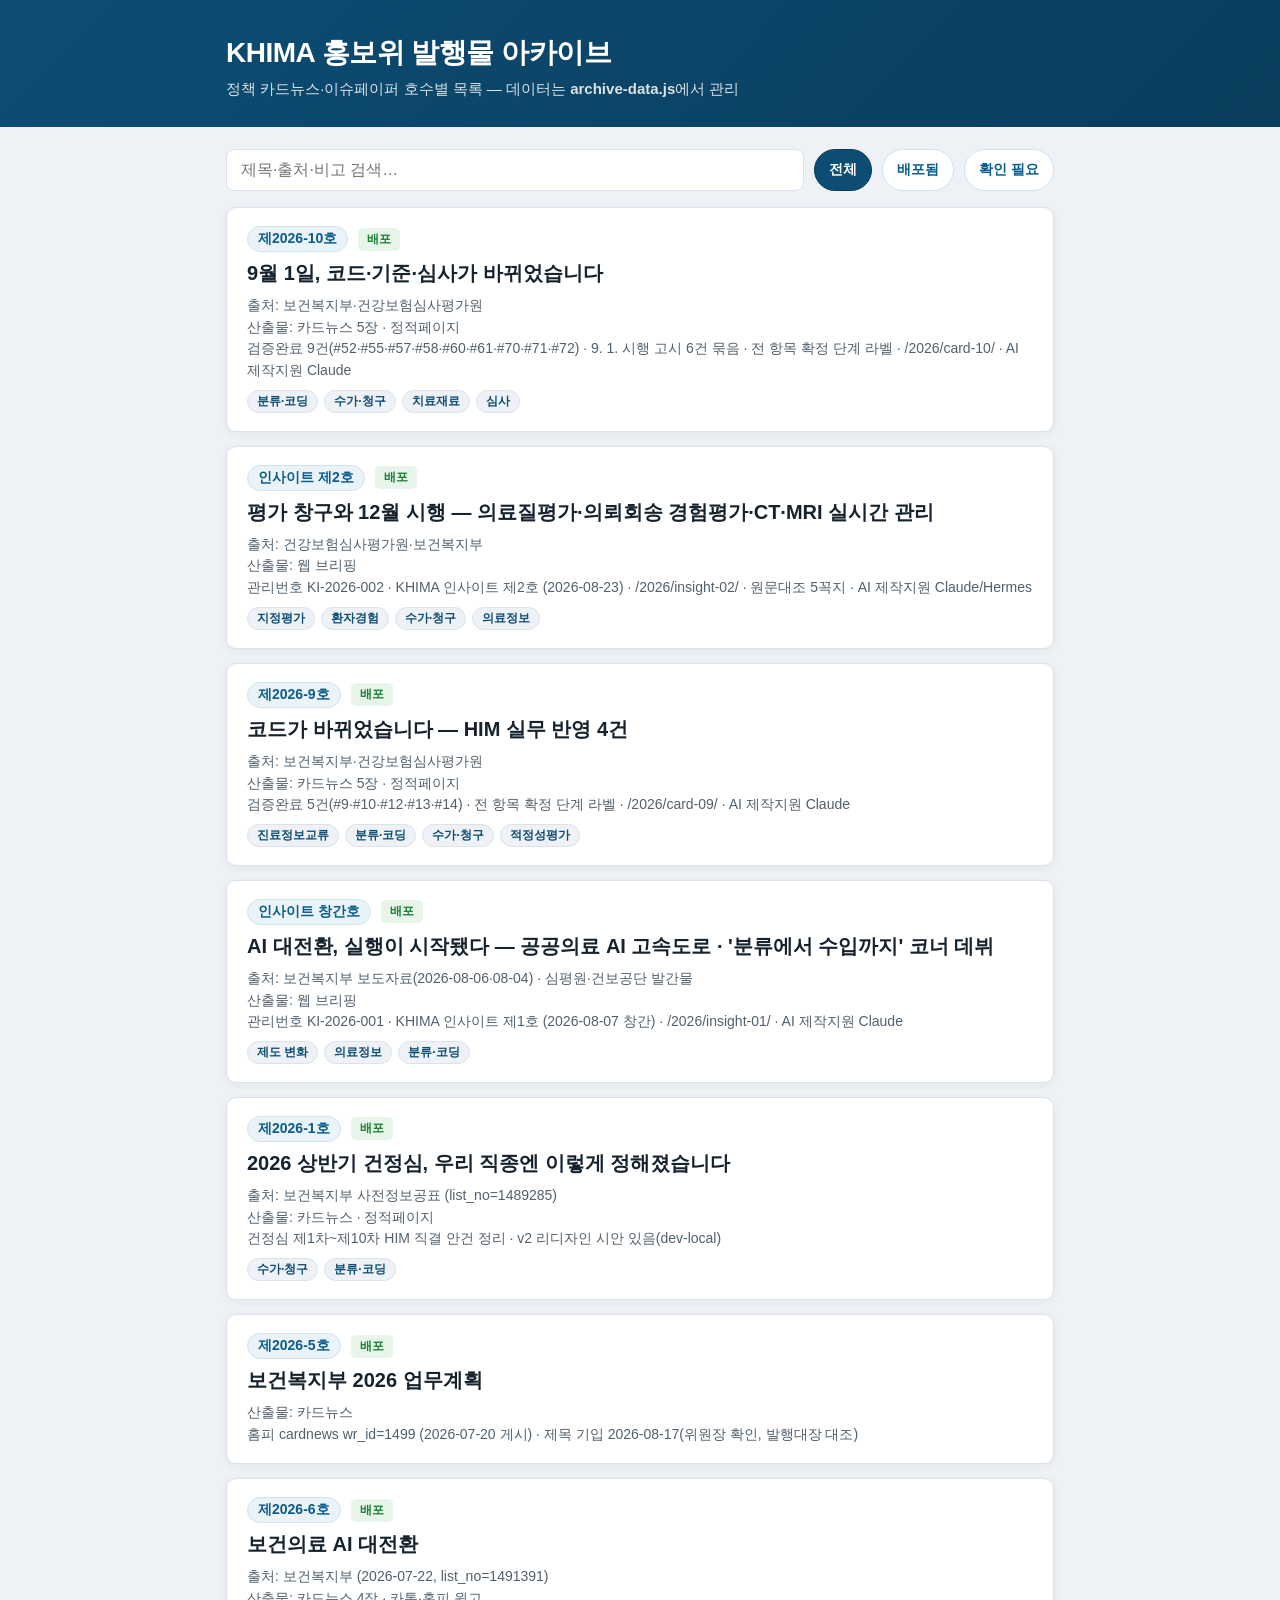
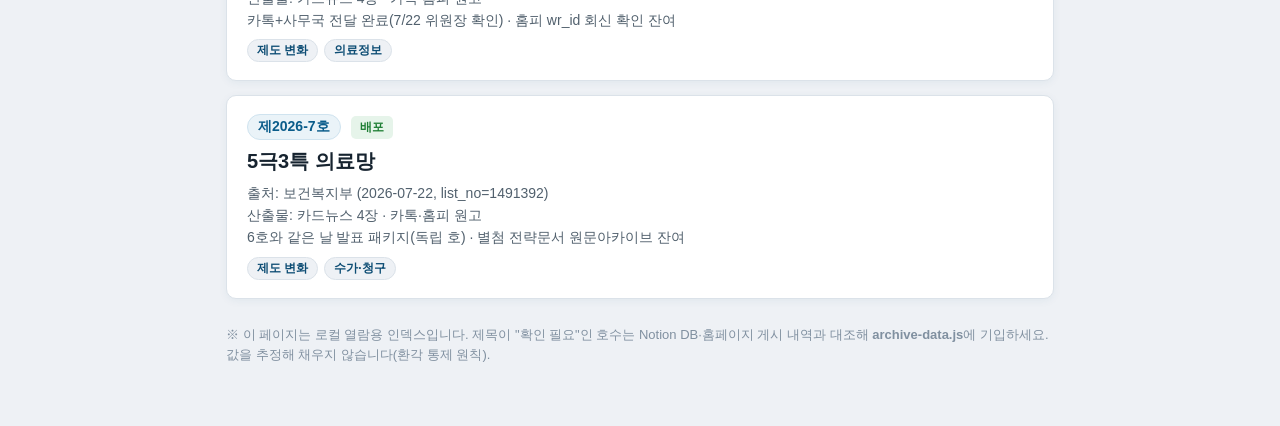
<file: index.html>
<!DOCTYPE html>
<html lang="ko">
<head>
<meta charset="UTF-8">
<meta name="viewport" content="width=device-width, initial-scale=1.0">
<title>KHIMA 홍보위 발행물 아카이브</title>
<link rel="stylesheet" href="tokens.css">
<style>
  *{ box-sizing:border-box; margin:0; padding:0; }
  body{ font-family:var(--font-sans); color:var(--ink); background:var(--bg);
        word-break:keep-all; overflow-wrap:break-word; padding-bottom:60px; }
  header{ background:var(--c-header-grad); color:#fff; padding:34px 24px 28px; }
  .wrap{ max-width:860px; margin:0 auto; padding:0 16px; }
  header h1{ font-size:28px; letter-spacing:-.5px; }
  header p{ margin-top:8px; font-size:15px; opacity:.85; }
  .controls{ display:flex; flex-wrap:wrap; gap:10px; margin:22px auto 6px; max-width:860px; padding:0 16px; }
  .controls input{ flex:1 1 240px; font-size:16px; padding:11px 14px; border:1px solid var(--line);
        border-radius:var(--radius-chip); font-family:inherit; }
  .controls button{ font-size:14px; font-weight:700; padding:9px 14px; border-radius:999px;
        border:1px solid var(--c-accent-line); background:var(--surface); color:var(--c-accent);
        cursor:pointer; font-family:inherit; }
  .controls button.on{ background:var(--khima-navy-700); color:#fff; border-color:var(--khima-navy-900); }
  .list{ display:flex; flex-direction:column; gap:14px; margin-top:16px; }
  .item{ background:var(--surface); border:1px solid var(--line); border-radius:var(--radius-box);
        padding:18px 20px; box-shadow:0 2px 8px rgba(13,77,116,.06); }
  .item .row1{ display:flex; align-items:center; gap:10px; flex-wrap:wrap; }
  .no{ font-size:14px; font-weight:800; color:var(--c-accent); background:var(--c-accent-bg);
        border:1px solid var(--c-accent-line); padding:3px 10px; border-radius:999px; }
  .status{ font-size:12px; font-weight:800; padding:3px 9px; border-radius:5px; }
  .status.배포{ background:#e6f4ea; color:#1e7e34; }
  .status.확인필요{ background:var(--c-key-bg); color:var(--c-key); }
  .title{ font-size:20px; font-weight:800; margin-top:8px; }
  .title.todo{ color:var(--faint); font-weight:600; font-style:normal; }
  .meta{ margin-top:8px; font-size:14px; color:var(--sub); line-height:1.55; }
  .tags{ margin-top:8px; display:flex; gap:6px; flex-wrap:wrap; }
  .tag{ font-size:12px; font-weight:700; color:var(--khima-navy-700); background:var(--bg);
        border:1px solid var(--line); padding:2px 9px; border-radius:999px; }
  .empty{ text-align:center; color:var(--faint); padding:40px 0; font-size:15px; }
  .note{ max-width:860px; margin:26px auto 0; padding:0 16px; font-size:13px; color:var(--faint); line-height:1.6; }
</style>
</head>
<body>
<header>
  <div class="wrap">
    <h1>KHIMA 홍보위 발행물 아카이브</h1>
    <p>정책 카드뉴스·이슈페이퍼 호수별 목록 — 데이터는 <b>archive-data.js</b>에서 관리</p>
  </div>
</header>

<div class="controls">
  <input id="q" type="search" placeholder="제목·출처·비고 검색…">
  <button data-f="전체" class="on">전체</button>
  <button data-f="배포">배포됨</button>
  <button data-f="확인 필요">확인 필요</button>
</div>
<div class="wrap"><div class="list" id="list"></div><div class="empty" id="empty" hidden>조건에 맞는 발행물이 없습니다.</div></div>
<p class="note">※ 이 페이지는 로컬 열람용 인덱스입니다. 제목이 "확인 필요"인 호수는 Notion DB·홈페이지 게시 내역과 대조해 <b>archive-data.js</b>에 기입하세요. 값을 추정해 채우지 않습니다(환각 통제 원칙).</p>

<script src="archive-data.js"></script>
<script>
  var state = { q:"", f:"전체" };
  var $list = document.getElementById("list"), $empty = document.getElementById("empty");

  function esc(s){ var d=document.createElement("div"); d.textContent=s==null?"":String(s); return d.innerHTML; }

  function render(){
    var rows = (window.KHIMA_ARCHIVE||[]).filter(function(it){
      if(state.f==="배포" && it.상태!=="배포") return false;
      if(state.f==="확인 필요" && it.상태!=="확인 필요") return false;
      if(state.q){
        var hay=[it.호수,it.제목,it.출처,it.비고,(it.태그||[]).join(" ")].join(" ").toLowerCase();
        if(hay.indexOf(state.q.toLowerCase())<0) return false;
      }
      return true;
    });
    $list.innerHTML = rows.map(function(it){
      var stCls = it.상태==="배포" ? "배포" : "확인필요";
      var title = it.제목 ? '<div class="title">'+esc(it.제목)+'</div>'
                          : '<div class="title todo">제목 확인 필요</div>';
      var meta = [];
      if(it.출처) meta.push("출처: "+esc(it.출처));
      if(it.산출물 && it.산출물.length) meta.push("산출물: "+esc(it.산출물.join(" · ")));
      if(it.비고) meta.push(esc(it.비고));
      var tags = (it.태그||[]).map(function(t){ return '<span class="tag">'+esc(t)+'</span>'; }).join("");
      return '<div class="item"><div class="row1"><span class="no">'+esc(it.호수)+'</span>'+
             '<span class="status '+stCls+'">'+esc(it.상태)+'</span></div>'+ title +
             (meta.length?'<div class="meta">'+meta.join("<br>")+'</div>':"") +
             (tags?'<div class="tags">'+tags+'</div>':"") + '</div>';
    }).join("");
    $empty.hidden = rows.length>0;
  }

  document.getElementById("q").addEventListener("input", function(e){ state.q=e.target.value; render(); });
  document.querySelectorAll(".controls button").forEach(function(b){
    b.addEventListener("click", function(){
      document.querySelectorAll(".controls button").forEach(function(x){ x.classList.remove("on"); });
      b.classList.add("on"); state.f=b.dataset.f; render();
    });
  });
  render();
</script>
</body>
</html>
</file>
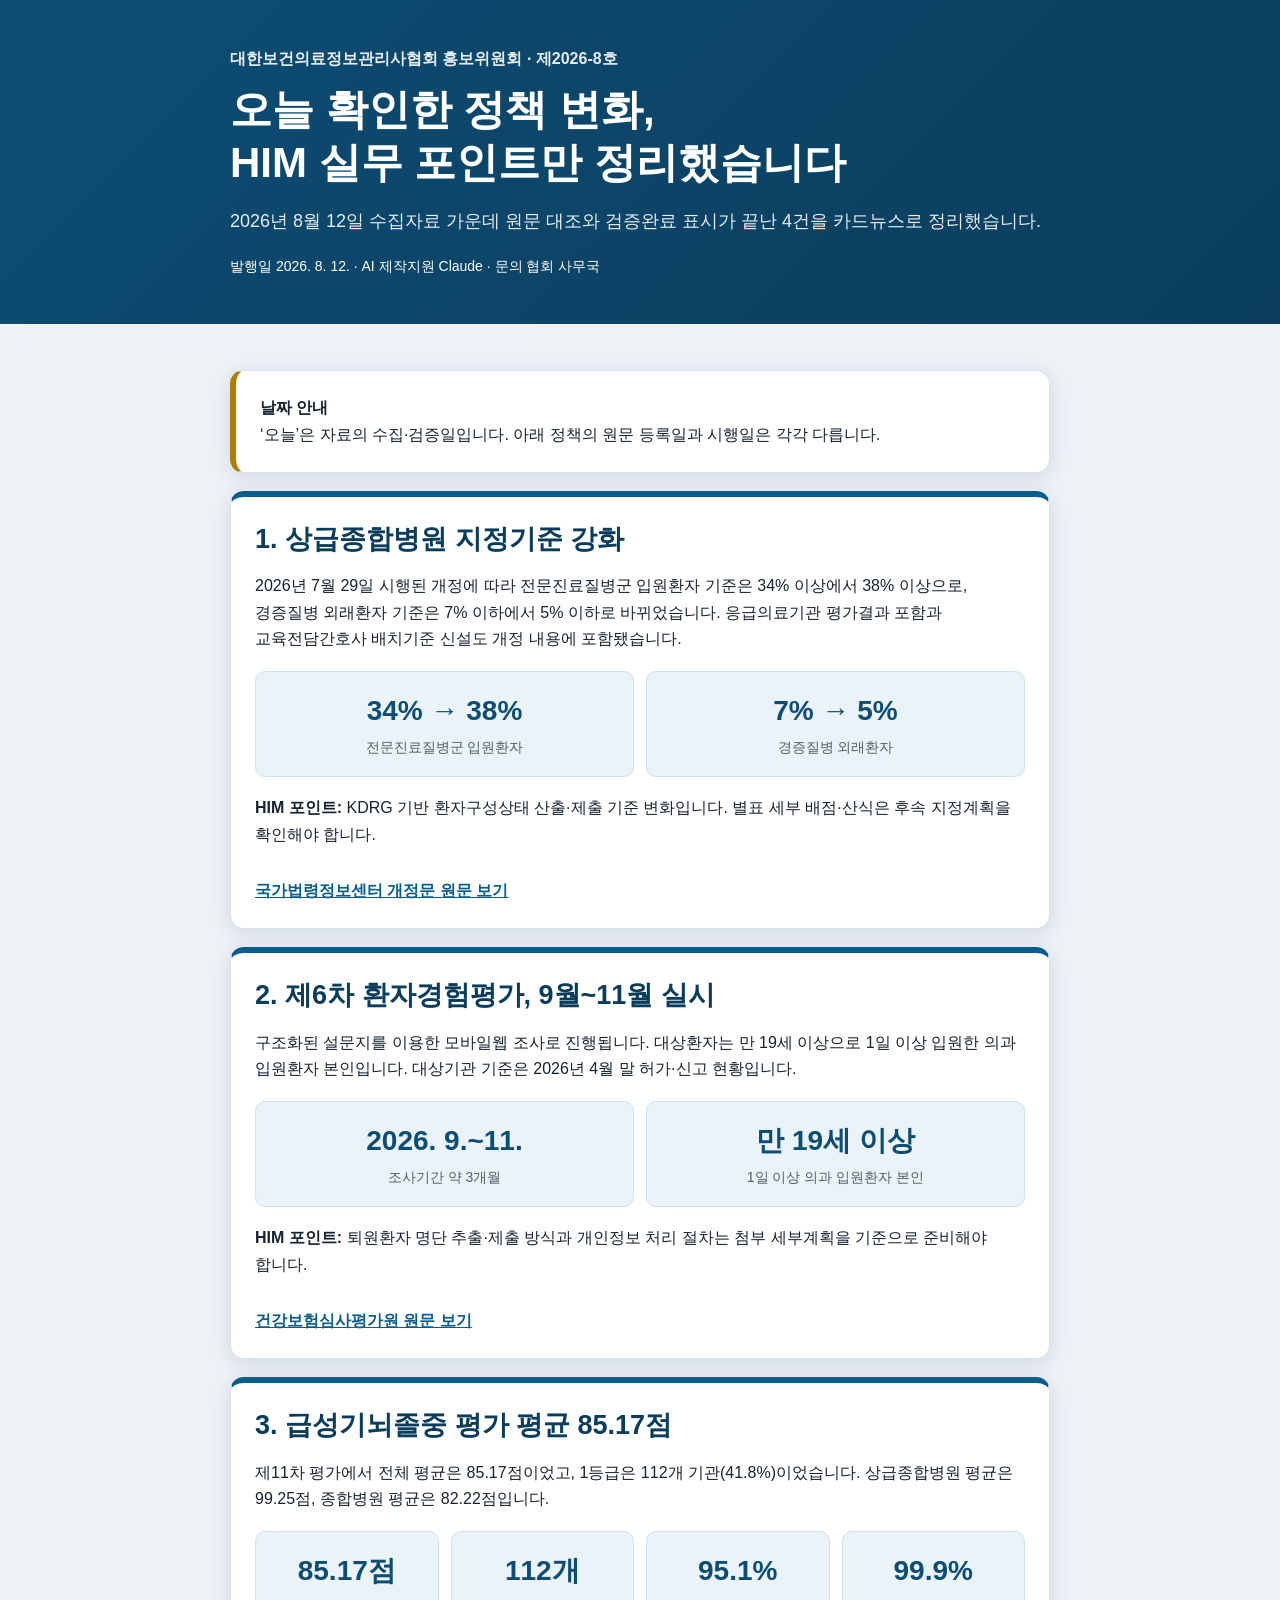
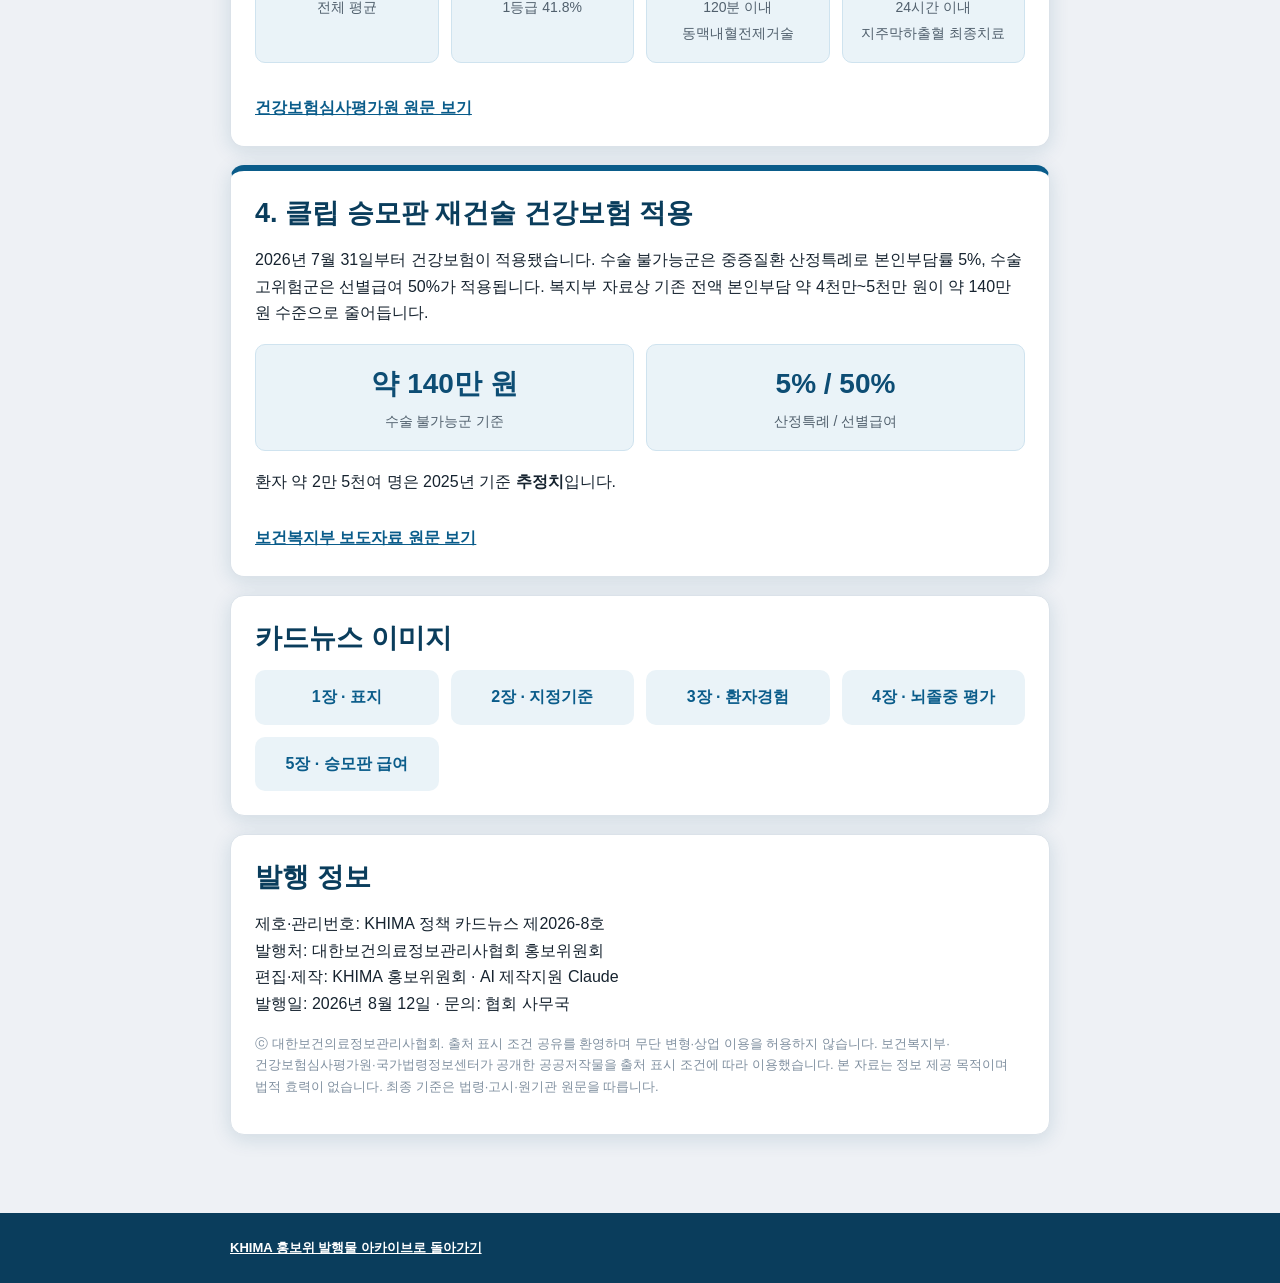
<file: 2026/card-08/index.html>
<!DOCTYPE html>
<html lang="ko">
<head>
<meta charset="UTF-8">
<meta name="viewport" content="width=device-width,initial-scale=1.0">
<title>오늘 확인한 정책 변화 — HIM 실무 포인트 | KHIMA 홍보위원회</title>
<link rel="stylesheet" href="../../tokens.css">
<style>
*{box-sizing:border-box}body{margin:0;font-family:var(--font-sans);color:var(--ink);background:var(--bg);word-break:keep-all;line-height:1.65}.hero{background:var(--c-header-grad);color:var(--ink-invert);padding:46px 20px}.wrap{max-width:820px;margin:auto}.eyebrow{font-weight:800;opacity:.9}.hero h1{font-size:42px;line-height:1.25;margin:12px 0}.hero p{font-size:18px;opacity:.9}.meta{font-size:14px;margin-top:18px}.main{padding:28px 16px 60px}.notice,.fact,.publication{background:var(--surface);border:1px solid var(--line);border-radius:var(--radius-card);padding:24px;margin:18px 0;box-shadow:var(--shadow-card)}.notice{border-left:6px solid var(--c-key)}.fact{border-top:6px solid var(--c-accent)}h2{font-size:27px;line-height:1.35;margin:0 0 14px;color:var(--khima-navy-900)}h3{font-size:19px;margin:20px 0 8px}.numbers{display:grid;grid-template-columns:repeat(auto-fit,minmax(160px,1fr));gap:12px;margin:18px 0}.num{background:var(--c-accent-bg);border:1px solid var(--c-accent-line);border-radius:var(--radius-box);padding:16px;text-align:center}.num b{display:block;font-size:28px;color:var(--khima-navy-700)}.num span{font-size:14px;color:var(--sub)}.source-link{display:inline-block;margin-top:14px;color:var(--c-accent);font-weight:800}.cards{display:grid;grid-template-columns:repeat(auto-fit,minmax(180px,1fr));gap:12px}.cards a{display:block;padding:14px;border-radius:var(--radius-box);background:var(--c-accent-bg);color:var(--c-accent);font-weight:800;text-align:center;text-decoration:none}.disc{font-size:13px;color:var(--faint)}footer{padding:24px 16px;background:var(--khima-navy-900);color:var(--ink-invert);font-size:13px}.back{color:var(--ink-invert);font-weight:700}@media(max-width:600px){.hero h1{font-size:32px}}
</style>
</head>
<body>
<header class="hero"><div class="wrap"><div class="eyebrow">대한보건의료정보관리사협회 홍보위원회 · 제2026-8호</div><h1>오늘 확인한 정책 변화,<br>HIM 실무 포인트만 정리했습니다</h1><p>2026년 8월 12일 수집자료 가운데 원문 대조와 검증완료 표시가 끝난 4건을 카드뉴스로 정리했습니다.</p><div class="meta">발행일 2026. 8. 12. · AI 제작지원 Claude · 문의 협회 사무국</div></div></header>
<main class="main"><div class="wrap">
<section class="notice"><b>날짜 안내</b><br>‘오늘’은 자료의 수집·검증일입니다. 아래 정책의 원문 등록일과 시행일은 각각 다릅니다.</section>
<section class="fact" data-source-required><h2>1. 상급종합병원 지정기준 강화</h2><p>2026년 7월 29일 시행된 개정에 따라 전문진료질병군 입원환자 기준은 34% 이상에서 38% 이상으로, 경증질병 외래환자 기준은 7% 이하에서 5% 이하로 바뀌었습니다. 응급의료기관 평가결과 포함과 교육전담간호사 배치기준 신설도 개정 내용에 포함됐습니다.</p><div class="numbers"><div class="num"><b>34% → 38%</b><span>전문진료질병군 입원환자</span></div><div class="num"><b>7% → 5%</b><span>경증질병 외래환자</span></div></div><p><b>HIM 포인트:</b> KDRG 기반 환자구성상태 산출·제출 기준 변화입니다. 별표 세부 배점·산식은 후속 지정계획을 확인해야 합니다.</p><a class="source-link" href="https://www.law.go.kr/LSW/lsRvsDocInfoR.do?lsiSeq=288497" target="_blank" rel="noopener noreferrer">국가법령정보센터 개정문 원문 보기</a></section>
<section class="fact" data-source-required><h2>2. 제6차 환자경험평가, 9월~11월 실시</h2><p>구조화된 설문지를 이용한 모바일웹 조사로 진행됩니다. 대상환자는 만 19세 이상으로 1일 이상 입원한 의과 입원환자 본인입니다. 대상기관 기준은 2026년 4월 말 허가·신고 현황입니다.</p><div class="numbers"><div class="num"><b>2026. 9.~11.</b><span>조사기간 약 3개월</span></div><div class="num"><b>만 19세 이상</b><span>1일 이상 의과 입원환자 본인</span></div></div><p><b>HIM 포인트:</b> 퇴원환자 명단 추출·제출 방식과 개인정보 처리 절차는 첨부 세부계획을 기준으로 준비해야 합니다.</p><a class="source-link" href="https://www.hira.or.kr/bbsDummy.do?pgmid=HIRAA020002000100&amp;brdScnBltNo=4&amp;brdBltNo=12187" target="_blank" rel="noopener noreferrer">건강보험심사평가원 원문 보기</a></section>
<section class="fact" data-source-required><h2>3. 급성기뇌졸중 평가 평균 85.17점</h2><p>제11차 평가에서 전체 평균은 85.17점이었고, 1등급은 112개 기관(41.8%)이었습니다. 상급종합병원 평균은 99.25점, 종합병원 평균은 82.22점입니다.</p><div class="numbers"><div class="num"><b>85.17점</b><span>전체 평균</span></div><div class="num"><b>112개</b><span>1등급 41.8%</span></div><div class="num"><b>95.1%</b><span>120분 이내 동맥내혈전제거술</span></div><div class="num"><b>99.9%</b><span>24시간 이내 지주막하출혈 최종치료</span></div></div><a class="source-link" href="https://www.hira.or.kr/bbsDummy.do?pgmid=HIRAA020041000100&amp;brdScnBltNo=4&amp;brdBltNo=11867" target="_blank" rel="noopener noreferrer">건강보험심사평가원 원문 보기</a></section>
<section class="fact" data-source-required><h2>4. 클립 승모판 재건술 건강보험 적용</h2><p>2026년 7월 31일부터 건강보험이 적용됐습니다. 수술 불가능군은 중증질환 산정특례로 본인부담률 5%, 수술 고위험군은 선별급여 50%가 적용됩니다. 복지부 자료상 기존 전액 본인부담 약 4천만~5천만 원이 약 140만 원 수준으로 줄어듭니다.</p><div class="numbers"><div class="num"><b>약 140만 원</b><span>수술 불가능군 기준</span></div><div class="num"><b>5% / 50%</b><span>산정특례 / 선별급여</span></div></div><p>환자 약 2만 5천여 명은 2025년 기준 <b>추정치</b>입니다.</p><a class="source-link" href="https://www.mohw.go.kr/board.es?mid=a10503000000&amp;bid=0027&amp;act=view&amp;list_no=1491469" target="_blank" rel="noopener noreferrer">보건복지부 보도자료 원문 보기</a></section>
<section class="publication"><h2>카드뉴스 이미지</h2><div class="cards"><a href="khima-card-2026-8-today-verified_1.png">1장 · 표지</a><a href="khima-card-2026-8-today-verified_2.png">2장 · 지정기준</a><a href="khima-card-2026-8-today-verified_3.png">3장 · 환자경험</a><a href="khima-card-2026-8-today-verified_4.png">4장 · 뇌졸중 평가</a><a href="khima-card-2026-8-today-verified_5.png">5장 · 승모판 급여</a></div></section>
<section class="publication"><h2>발행 정보</h2><p>제호·관리번호: KHIMA 정책 카드뉴스 제2026-8호<br>발행처: 대한보건의료정보관리사협회 홍보위원회<br>편집·제작: KHIMA 홍보위원회 · AI 제작지원 Claude<br>발행일: 2026년 8월 12일 · 문의: 협회 사무국</p><p class="disc">ⓒ 대한보건의료정보관리사협회. 출처 표시 조건 공유를 환영하며 무단 변형·상업 이용을 허용하지 않습니다. 보건복지부·건강보험심사평가원·국가법령정보센터가 공개한 공공저작물을 출처 표시 조건에 따라 이용했습니다. 본 자료는 정보 제공 목적이며 법적 효력이 없습니다. 최종 기준은 법령·고시·원기관 원문을 따릅니다.</p></section>
</div></main>
<footer><div class="wrap"><a class="back" href="../../">KHIMA 홍보위 발행물 아카이브로 돌아가기</a></div></footer>
</body></html>
</file>
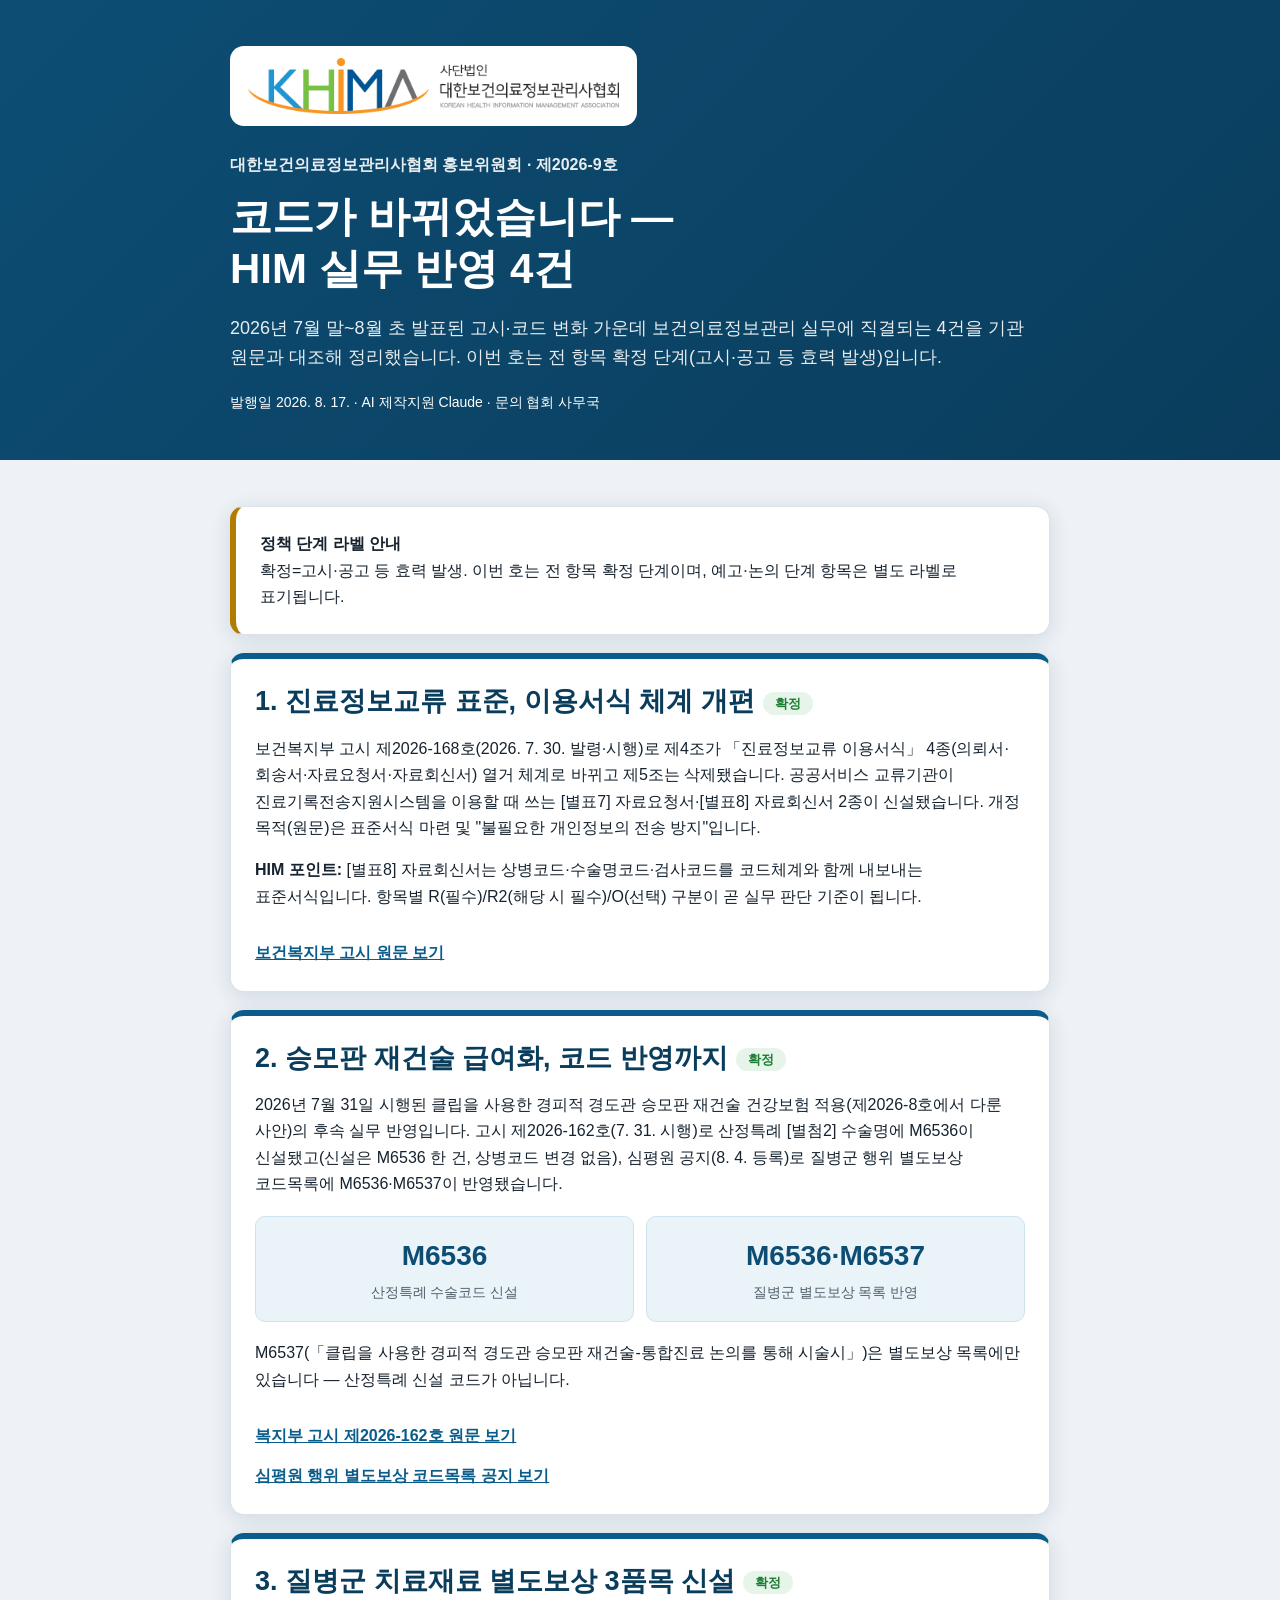
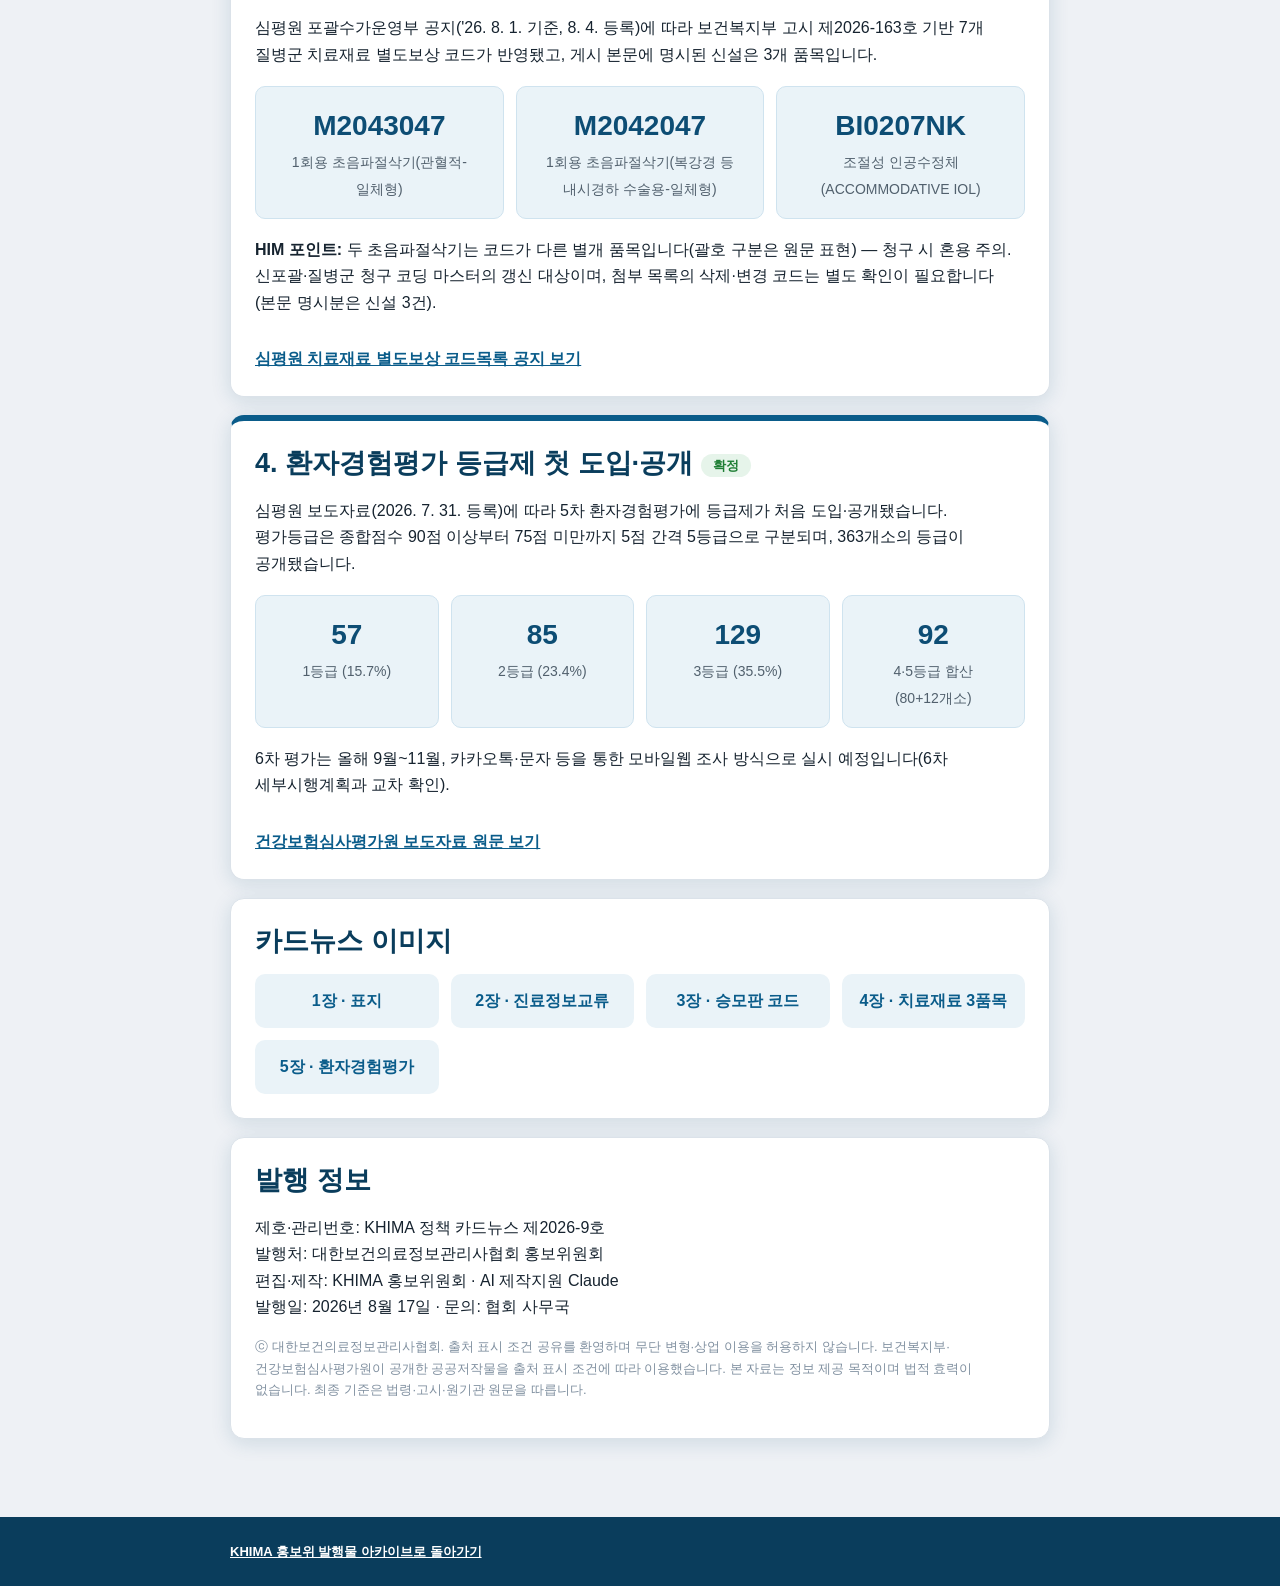
<file: 2026/card-09/index.html>
<!DOCTYPE html>
<html lang="ko">
<head>
<meta charset="UTF-8">
<meta name="viewport" content="width=device-width,initial-scale=1.0">
<title>코드가 바뀌었습니다 — HIM 실무 반영 4건 | KHIMA 홍보위원회</title>
<link rel="stylesheet" href="../../tokens.css">
<style>
*{box-sizing:border-box}body{margin:0;font-family:var(--font-sans);color:var(--ink);background:var(--bg);word-break:keep-all;line-height:1.65}.hero{background:var(--c-header-grad);color:var(--ink-invert);padding:46px 20px}.wrap{max-width:820px;margin:auto}.logo-band{display:inline-block;background:#fff;border-radius:14px;padding:12px 18px;margin-bottom:18px}.logo-band img{display:block;height:56px;width:auto;max-width:100%}.eyebrow{font-weight:800;opacity:.9}.hero h1{font-size:42px;line-height:1.25;margin:12px 0}.hero p{font-size:18px;opacity:.9}.meta{font-size:14px;margin-top:18px}.main{padding:28px 16px 60px}.notice,.fact,.publication{background:var(--surface);border:1px solid var(--line);border-radius:var(--radius-card);padding:24px;margin:18px 0;box-shadow:var(--shadow-card)}.notice{border-left:6px solid var(--c-key)}.fact{border-top:6px solid var(--c-accent)}h2{font-size:27px;line-height:1.35;margin:0 0 14px;color:var(--khima-navy-900)}h3{font-size:19px;margin:20px 0 8px}.numbers{display:grid;grid-template-columns:repeat(auto-fit,minmax(160px,1fr));gap:12px;margin:18px 0}.num{background:var(--c-accent-bg);border:1px solid var(--c-accent-line);border-radius:var(--radius-box);padding:16px;text-align:center}.num b{display:block;font-size:28px;color:var(--khima-navy-700)}.num span{font-size:14px;color:var(--sub)}.source-link{display:inline-block;margin-top:14px;color:var(--c-accent);font-weight:800}.cards{display:grid;grid-template-columns:repeat(auto-fit,minmax(180px,1fr));gap:12px}.cards a{display:block;padding:14px;border-radius:var(--radius-box);background:var(--c-accent-bg);color:var(--c-accent);font-weight:800;text-align:center;text-decoration:none}.disc{font-size:13px;color:var(--faint)}footer{padding:24px 16px;background:var(--khima-navy-900);color:var(--ink-invert);font-size:13px}.back{color:var(--ink-invert);font-weight:700}.stage{display:inline-block;font-size:13px;font-weight:700;padding:3px 12px;border-radius:999px;color:var(--stage-final);background:var(--stage-final-bg);vertical-align:middle;margin-left:8px}@media(max-width:600px){.hero h1{font-size:32px}}
</style>
</head>
<body>
<header class="hero"><div class="wrap"><div class="logo-band"><img src="[data-uri]" alt="사단법인 대한보건의료정보관리사협회 KHIMA"></div><div class="eyebrow">대한보건의료정보관리사협회 홍보위원회 · 제2026-9호</div><h1>코드가 바뀌었습니다 —<br>HIM 실무 반영 4건</h1><p>2026년 7월 말~8월 초 발표된 고시·코드 변화 가운데 보건의료정보관리 실무에 직결되는 4건을 기관 원문과 대조해 정리했습니다. 이번 호는 전 항목 확정 단계(고시·공고 등 효력 발생)입니다.</p><div class="meta">발행일 2026. 8. 17. · AI 제작지원 Claude · 문의 협회 사무국</div></div></header>
<main class="main"><div class="wrap">
<section class="notice"><b>정책 단계 라벨 안내</b><br>확정=고시·공고 등 효력 발생. 이번 호는 전 항목 확정 단계이며, 예고·논의 단계 항목은 별도 라벨로 표기됩니다.</section>
<section class="fact" data-source-required><h2>1. 진료정보교류 표준, 이용서식 체계 개편<span class="stage">확정</span></h2><p>보건복지부 고시 제2026-168호(2026. 7. 30. 발령·시행)로 제4조가 「진료정보교류 이용서식」 4종(의뢰서·회송서·자료요청서·자료회신서) 열거 체계로 바뀌고 제5조는 삭제됐습니다. 공공서비스 교류기관이 진료기록전송지원시스템을 이용할 때 쓰는 [별표7] 자료요청서·[별표8] 자료회신서 2종이 신설됐습니다. 개정 목적(원문)은 표준서식 마련 및 "불필요한 개인정보의 전송 방지"입니다.</p><p><b>HIM 포인트:</b> [별표8] 자료회신서는 상병코드·수술명코드·검사코드를 코드체계와 함께 내보내는 표준서식입니다. 항목별 R(필수)/R2(해당 시 필수)/O(선택) 구분이 곧 실무 판단 기준이 됩니다.</p><a class="source-link" href="https://www.mohw.go.kr/board.es?mid=a10409020000&amp;bid=0026&amp;act=view&amp;list_no=1491481" target="_blank" rel="noopener noreferrer">보건복지부 고시 원문 보기</a></section>
<section class="fact" data-source-required><h2>2. 승모판 재건술 급여화, 코드 반영까지<span class="stage">확정</span></h2><p>2026년 7월 31일 시행된 클립을 사용한 경피적 경도관 승모판 재건술 건강보험 적용(제2026-8호에서 다룬 사안)의 후속 실무 반영입니다. 고시 제2026-162호(7. 31. 시행)로 산정특례 [별첨2] 수술명에 M6536이 신설됐고(신설은 M6536 한 건, 상병코드 변경 없음), 심평원 공지(8. 4. 등록)로 질병군 행위 별도보상 코드목록에 M6536·M6537이 반영됐습니다.</p><div class="numbers"><div class="num"><b>M6536</b><span>산정특례 수술코드 신설</span></div><div class="num"><b>M6536·M6537</b><span>질병군 별도보상 목록 반영</span></div></div><p>M6537(「클립을 사용한 경피적 경도관 승모판 재건술-통합진료 논의를 통해 시술시」)은 별도보상 목록에만 있습니다 — 산정특례 신설 코드가 아닙니다.</p><a class="source-link" href="https://www.mohw.go.kr/board.es?mid=a10409020000&amp;bid=0026&amp;act=view&amp;list_no=1491466" target="_blank" rel="noopener noreferrer">복지부 고시 제2026-162호 원문 보기</a><br><a class="source-link" href="https://www.hira.or.kr/bbsDummy.do?pgmid=HIRAA020002000100&amp;brdScnBltNo=4&amp;brdBltNo=12201" target="_blank" rel="noopener noreferrer">심평원 행위 별도보상 코드목록 공지 보기</a></section>
<section class="fact" data-source-required><h2>3. 질병군 치료재료 별도보상 3품목 신설<span class="stage">확정</span></h2><p>심평원 포괄수가운영부 공지('26. 8. 1. 기준, 8. 4. 등록)에 따라 보건복지부 고시 제2026-163호 기반 7개 질병군 치료재료 별도보상 코드가 반영됐고, 게시 본문에 명시된 신설은 3개 품목입니다.</p><div class="numbers"><div class="num"><b>M2043047</b><span>1회용 초음파절삭기(관혈적-일체형)</span></div><div class="num"><b>M2042047</b><span>1회용 초음파절삭기(복강경 등 내시경하 수술용-일체형)</span></div><div class="num"><b>BI0207NK</b><span>조절성 인공수정체(ACCOMMODATIVE IOL)</span></div></div><p><b>HIM 포인트:</b> 두 초음파절삭기는 코드가 다른 별개 품목입니다(괄호 구분은 원문 표현) — 청구 시 혼용 주의. 신포괄·질병군 청구 코딩 마스터의 갱신 대상이며, 첨부 목록의 삭제·변경 코드는 별도 확인이 필요합니다(본문 명시분은 신설 3건).</p><a class="source-link" href="https://www.hira.or.kr/bbsDummy.do?pgmid=HIRAA020002000100&amp;brdScnBltNo=4&amp;brdBltNo=12202" target="_blank" rel="noopener noreferrer">심평원 치료재료 별도보상 코드목록 공지 보기</a></section>
<section class="fact" data-source-required><h2>4. 환자경험평가 등급제 첫 도입·공개<span class="stage">확정</span></h2><p>심평원 보도자료(2026. 7. 31. 등록)에 따라 5차 환자경험평가에 등급제가 처음 도입·공개됐습니다. 평가등급은 종합점수 90점 이상부터 75점 미만까지 5점 간격 5등급으로 구분되며, 363개소의 등급이 공개됐습니다.</p><div class="numbers"><div class="num"><b>57</b><span>1등급 (15.7%)</span></div><div class="num"><b>85</b><span>2등급 (23.4%)</span></div><div class="num"><b>129</b><span>3등급 (35.5%)</span></div><div class="num"><b>92</b><span>4·5등급 합산 (80+12개소)</span></div></div><p>6차 평가는 올해 9월~11월, 카카오톡·문자 등을 통한 모바일웹 조사 방식으로 실시 예정입니다(6차 세부시행계획과 교차 확인).</p><a class="source-link" href="https://www.hira.or.kr/bbsDummy.do?pgmid=HIRAA020041000100&amp;brdScnBltNo=4&amp;brdBltNo=11870" target="_blank" rel="noopener noreferrer">건강보험심사평가원 보도자료 원문 보기</a></section>
<section class="publication"><h2>카드뉴스 이미지</h2><div class="cards"><a href="khima-card-2026-9-code-updates_1.png">1장 · 표지</a><a href="khima-card-2026-9-code-updates_2.png">2장 · 진료정보교류</a><a href="khima-card-2026-9-code-updates_3.png">3장 · 승모판 코드</a><a href="khima-card-2026-9-code-updates_4.png">4장 · 치료재료 3품목</a><a href="khima-card-2026-9-code-updates_5.png">5장 · 환자경험평가</a></div></section>
<section class="publication"><h2>발행 정보</h2><p>제호·관리번호: KHIMA 정책 카드뉴스 제2026-9호<br>발행처: 대한보건의료정보관리사협회 홍보위원회<br>편집·제작: KHIMA 홍보위원회 · AI 제작지원 Claude<br>발행일: 2026년 8월 17일 · 문의: 협회 사무국</p><p class="disc">ⓒ 대한보건의료정보관리사협회. 출처 표시 조건 공유를 환영하며 무단 변형·상업 이용을 허용하지 않습니다. 보건복지부·건강보험심사평가원이 공개한 공공저작물을 출처 표시 조건에 따라 이용했습니다. 본 자료는 정보 제공 목적이며 법적 효력이 없습니다. 최종 기준은 법령·고시·원기관 원문을 따릅니다.</p></section>
</div></main>
<footer><div class="wrap"><a class="back" href="../../">KHIMA 홍보위 발행물 아카이브로 돌아가기</a></div></footer>
</body></html>
</file>
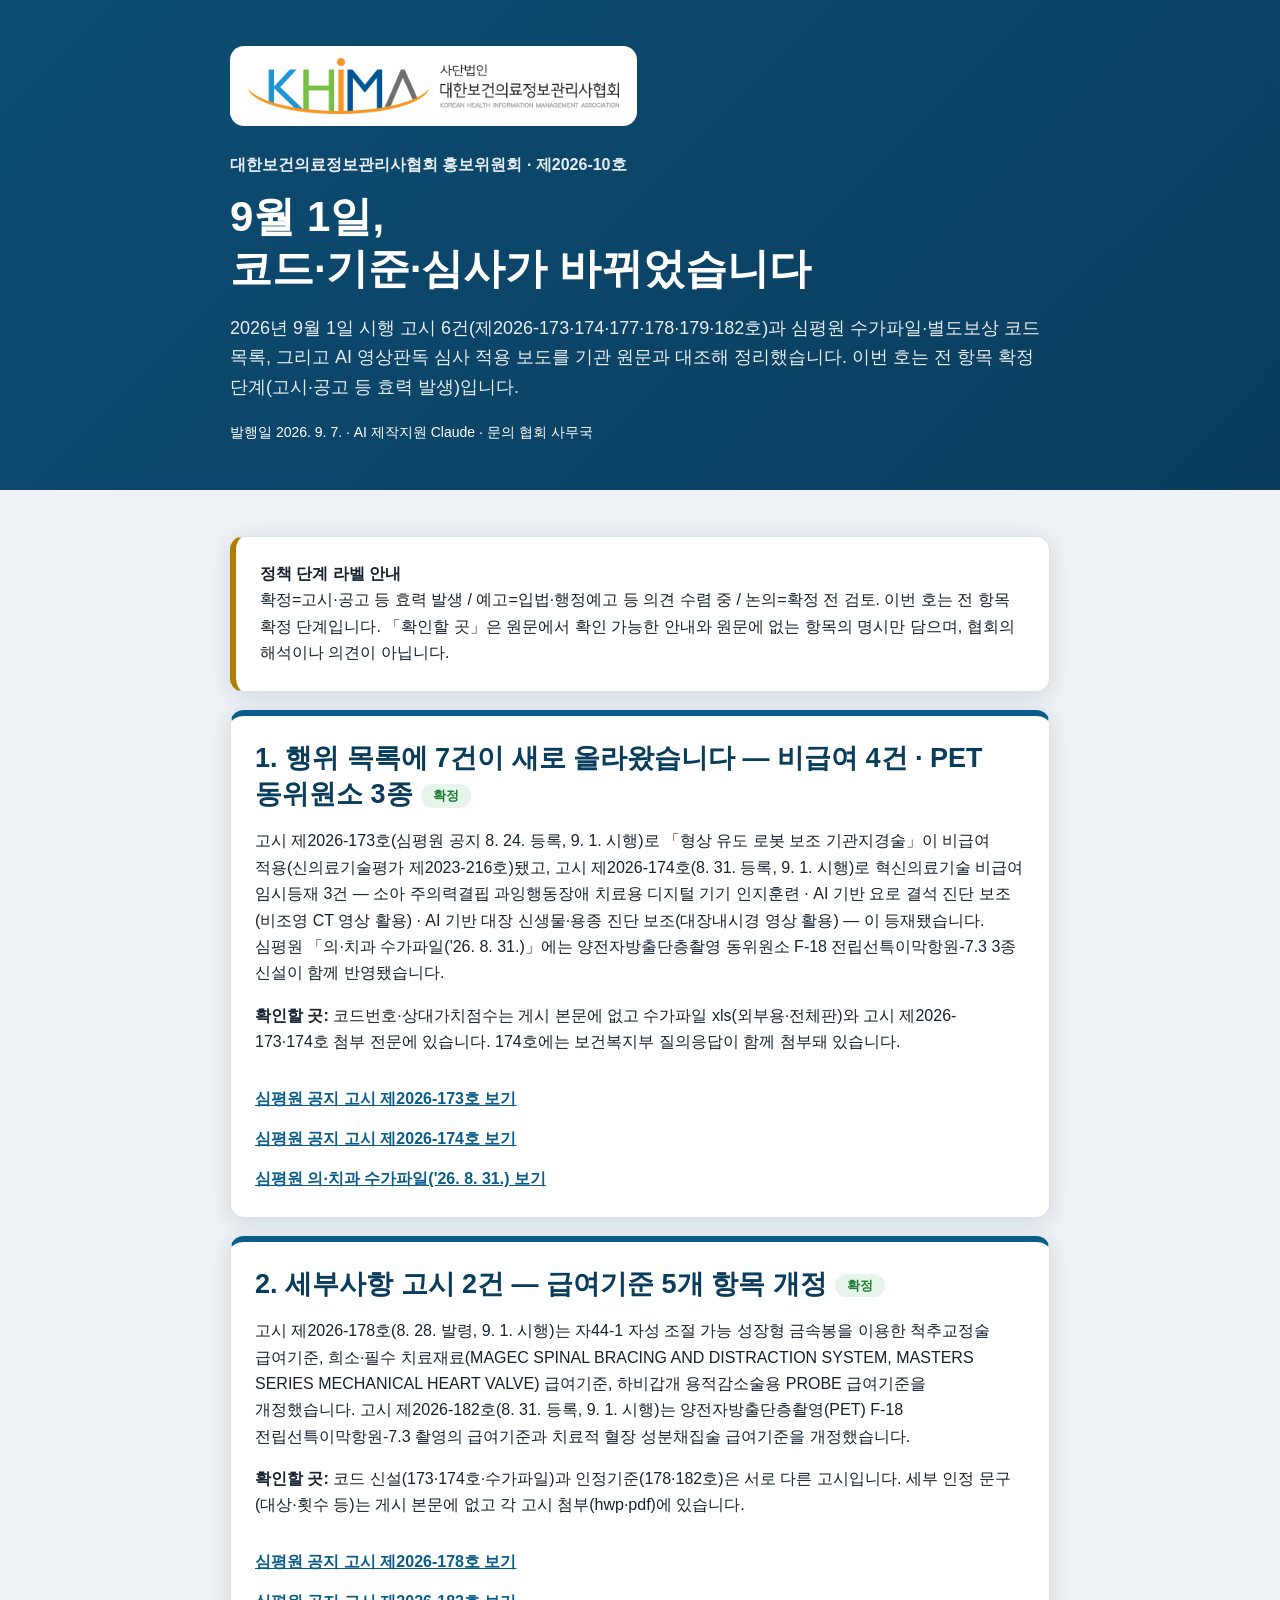
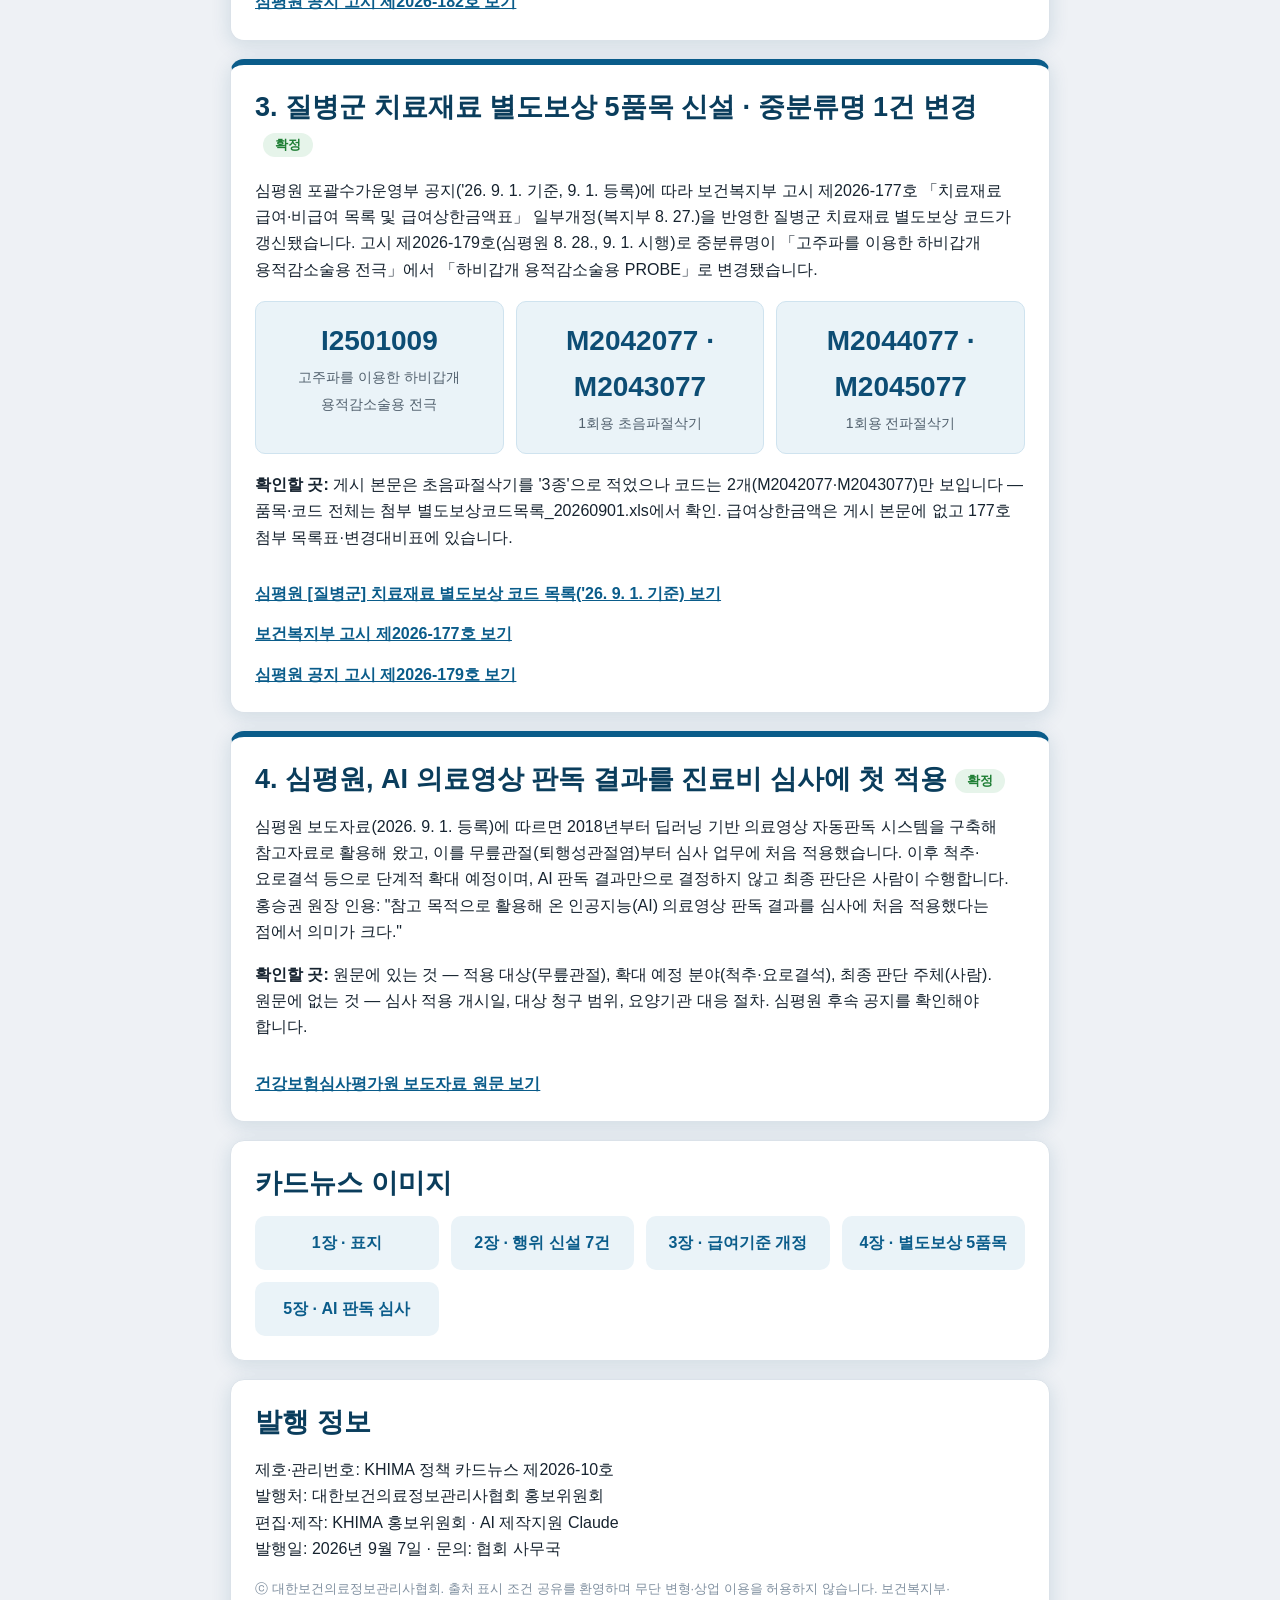
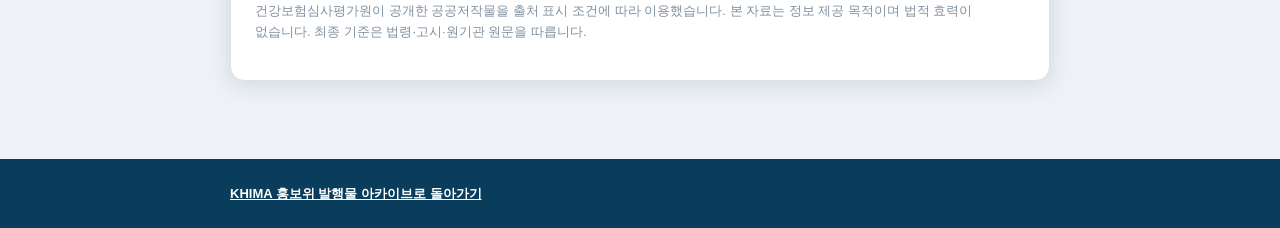
<file: 2026/card-10/index.html>
<!DOCTYPE html>
<html lang="ko">
<head>
<meta charset="UTF-8">
<meta name="viewport" content="width=device-width,initial-scale=1.0">
<title>9월 1일, 코드·기준·심사가 바뀌었습니다 | KHIMA 홍보위원회</title>
<meta property="og:type" content="article">
<meta property="og:site_name" content="KHIMA 홍보위원회">
<meta property="og:title" content="9월 1일, 코드·기준·심사가 바뀌었습니다 — KHIMA 정책 카드뉴스 제2026-10호">
<meta property="og:description" content="2026년 9월 1일 시행 고시 6건과 심평원 수가파일·별도보상 코드 목록, AI 영상판독 심사 적용을 기관 원문과 대조해 정리했습니다. 전 항목 확정 단계.">
<meta property="og:url" content="https://khimapr.github.io/khima-pr-site/2026/card-10/">
<meta property="og:image" content="https://khimapr.github.io/khima-pr-site/2026/card-10/khima-card-2026-10-sept1-codes_1.png">
<meta property="og:image:width" content="1680">
<meta property="og:image:height" content="2100">
<meta property="og:locale" content="ko_KR">
<meta name="twitter:card" content="summary_large_image">
<meta name="twitter:title" content="9월 1일, 코드·기준·심사가 바뀌었습니다 — KHIMA 정책 카드뉴스 제2026-10호">
<meta name="twitter:image" content="https://khimapr.github.io/khima-pr-site/2026/card-10/khima-card-2026-10-sept1-codes_1.png">
<link rel="stylesheet" href="../../tokens.css">
<style>
*{box-sizing:border-box}body{margin:0;font-family:var(--font-sans);color:var(--ink);background:var(--bg);word-break:keep-all;line-height:1.65}.hero{background:var(--c-header-grad);color:var(--ink-invert);padding:46px 20px}.wrap{max-width:820px;margin:auto}.logo-band{display:inline-block;background:#fff;border-radius:14px;padding:12px 18px;margin-bottom:18px}.logo-band img{display:block;height:56px;width:auto;max-width:100%}.eyebrow{font-weight:800;opacity:.9}.hero h1{font-size:42px;line-height:1.25;margin:12px 0}.hero p{font-size:18px;opacity:.9}.meta{font-size:14px;margin-top:18px}.main{padding:28px 16px 60px}.notice,.fact,.publication{background:var(--surface);border:1px solid var(--line);border-radius:var(--radius-card);padding:24px;margin:18px 0;box-shadow:var(--shadow-card)}.notice{border-left:6px solid var(--c-key)}.fact{border-top:6px solid var(--c-accent)}h2{font-size:27px;line-height:1.35;margin:0 0 14px;color:var(--khima-navy-900)}h3{font-size:19px;margin:20px 0 8px}.numbers{display:grid;grid-template-columns:repeat(auto-fit,minmax(160px,1fr));gap:12px;margin:18px 0}.num{background:var(--c-accent-bg);border:1px solid var(--c-accent-line);border-radius:var(--radius-box);padding:16px;text-align:center}.num b{display:block;font-size:28px;color:var(--khima-navy-700)}.num span{font-size:14px;color:var(--sub)}.source-link{display:inline-block;margin-top:14px;color:var(--c-accent);font-weight:800}.cards{display:grid;grid-template-columns:repeat(auto-fit,minmax(180px,1fr));gap:12px}.cards a{display:block;padding:14px;border-radius:var(--radius-box);background:var(--c-accent-bg);color:var(--c-accent);font-weight:800;text-align:center;text-decoration:none}.disc{font-size:13px;color:var(--faint)}footer{padding:24px 16px;background:var(--khima-navy-900);color:var(--ink-invert);font-size:13px}.back{color:var(--ink-invert);font-weight:700}.stage{display:inline-block;font-size:13px;font-weight:700;padding:3px 12px;border-radius:999px;color:var(--stage-final);background:var(--stage-final-bg);vertical-align:middle;margin-left:8px}@media(max-width:600px){.hero h1{font-size:32px}}
</style>
</head>
<body>
<header class="hero"><div class="wrap"><div class="logo-band"><img src="[data-uri]" alt="사단법인 대한보건의료정보관리사협회 KHIMA"></div><div class="eyebrow">대한보건의료정보관리사협회 홍보위원회 · 제2026-10호</div><h1>9월 1일,<br>코드·기준·심사가 바뀌었습니다</h1><p>2026년 9월 1일 시행 고시 6건(제2026-173·174·177·178·179·182호)과 심평원 수가파일·별도보상 코드 목록, 그리고 AI 영상판독 심사 적용 보도를 기관 원문과 대조해 정리했습니다. 이번 호는 전 항목 확정 단계(고시·공고 등 효력 발생)입니다.</p><div class="meta">발행일 2026. 9. 7. · AI 제작지원 Claude · 문의 협회 사무국</div></div></header>
<main class="main"><div class="wrap">
<section class="notice"><b>정책 단계 라벨 안내</b><br>확정=고시·공고 등 효력 발생 / 예고=입법·행정예고 등 의견 수렴 중 / 논의=확정 전 검토. 이번 호는 전 항목 확정 단계입니다. 「확인할 곳」은 원문에서 확인 가능한 안내와 원문에 없는 항목의 명시만 담으며, 협회의 해석이나 의견이 아닙니다.</section>
<section class="fact" data-source-required><h2>1. 행위 목록에 7건이 새로 올라왔습니다 — 비급여 4건 · PET 동위원소 3종<span class="stage">확정</span></h2><p>고시 제2026-173호(심평원 공지 8. 24. 등록, 9. 1. 시행)로 「형상 유도 로봇 보조 기관지경술」이 비급여 적용(신의료기술평가 제2023-216호)됐고, 고시 제2026-174호(8. 31. 등록, 9. 1. 시행)로 혁신의료기술 비급여 임시등재 3건 — 소아 주의력결핍 과잉행동장애 치료용 디지털 기기 인지훈련 · AI 기반 요로 결석 진단 보조(비조영 CT 영상 활용) · AI 기반 대장 신생물·용종 진단 보조(대장내시경 영상 활용) — 이 등재됐습니다. 심평원 「의·치과 수가파일('26. 8. 31.)」에는 양전자방출단층촬영 동위원소 F-18 전립선특이막항원-7.3 3종 신설이 함께 반영됐습니다.</p><p><b>확인할 곳:</b> 코드번호·상대가치점수는 게시 본문에 없고 수가파일 xls(외부용·전체판)와 고시 제2026-173·174호 첨부 전문에 있습니다. 174호에는 보건복지부 질의응답이 함께 첨부돼 있습니다.</p><a class="source-link" href="https://www.hira.or.kr/bbsDummy.do?pgmid=HIRAA020002000100&amp;brdScnBltNo=4&amp;brdBltNo=12218" target="_blank" rel="noopener noreferrer">심평원 공지 고시 제2026-173호 보기</a><br><a class="source-link" href="https://www.hira.or.kr/bbsDummy.do?pgmid=HIRAA020002000100&amp;brdScnBltNo=4&amp;brdBltNo=12229" target="_blank" rel="noopener noreferrer">심평원 공지 고시 제2026-174호 보기</a><br><a class="source-link" href="https://www.hira.or.kr/bbsDummy.do?pgmid=HIRAA020002000100&amp;brdScnBltNo=4&amp;brdBltNo=12230" target="_blank" rel="noopener noreferrer">심평원 의·치과 수가파일('26. 8. 31.) 보기</a></section>
<section class="fact" data-source-required><h2>2. 세부사항 고시 2건 — 급여기준 5개 항목 개정<span class="stage">확정</span></h2><p>고시 제2026-178호(8. 28. 발령, 9. 1. 시행)는 자44-1 자성 조절 가능 성장형 금속봉을 이용한 척추교정술 급여기준, 희소·필수 치료재료(MAGEC SPINAL BRACING AND DISTRACTION SYSTEM, MASTERS SERIES MECHANICAL HEART VALVE) 급여기준, 하비갑개 용적감소술용 PROBE 급여기준을 개정했습니다. 고시 제2026-182호(8. 31. 등록, 9. 1. 시행)는 양전자방출단층촬영(PET) F-18 전립선특이막항원-7.3 촬영의 급여기준과 치료적 혈장 성분채집술 급여기준을 개정했습니다.</p><p><b>확인할 곳:</b> 코드 신설(173·174호·수가파일)과 인정기준(178·182호)은 서로 다른 고시입니다. 세부 인정 문구(대상·횟수 등)는 게시 본문에 없고 각 고시 첨부(hwp·pdf)에 있습니다.</p><a class="source-link" href="https://www.hira.or.kr/bbsDummy.do?pgmid=HIRAA020002000100&amp;brdScnBltNo=4&amp;brdBltNo=12224" target="_blank" rel="noopener noreferrer">심평원 공지 고시 제2026-178호 보기</a><br><a class="source-link" href="https://www.hira.or.kr/bbsDummy.do?pgmid=HIRAA020002000100&amp;brdScnBltNo=4&amp;brdBltNo=12231" target="_blank" rel="noopener noreferrer">심평원 공지 고시 제2026-182호 보기</a></section>
<section class="fact" data-source-required><h2>3. 질병군 치료재료 별도보상 5품목 신설 · 중분류명 1건 변경<span class="stage">확정</span></h2><p>심평원 포괄수가운영부 공지('26. 9. 1. 기준, 9. 1. 등록)에 따라 보건복지부 고시 제2026-177호 「치료재료 급여·비급여 목록 및 급여상한금액표」 일부개정(복지부 8. 27.)을 반영한 질병군 치료재료 별도보상 코드가 갱신됐습니다. 고시 제2026-179호(심평원 8. 28., 9. 1. 시행)로 중분류명이 「고주파를 이용한 하비갑개 용적감소술용 전극」에서 「하비갑개 용적감소술용 PROBE」로 변경됐습니다.</p><div class="numbers"><div class="num"><b>I2501009</b><span>고주파를 이용한 하비갑개 용적감소술용 전극</span></div><div class="num"><b>M2042077 · M2043077</b><span>1회용 초음파절삭기</span></div><div class="num"><b>M2044077 · M2045077</b><span>1회용 전파절삭기</span></div></div><p><b>확인할 곳:</b> 게시 본문은 초음파절삭기를 '3종'으로 적었으나 코드는 2개(M2042077·M2043077)만 보입니다 — 품목·코드 전체는 첨부 별도보상코드목록_20260901.xls에서 확인. 급여상한금액은 게시 본문에 없고 177호 첨부 목록표·변경대비표에 있습니다.</p><a class="source-link" href="https://www.hira.or.kr/bbsDummy.do?pgmid=HIRAA020002000100&amp;brdScnBltNo=4&amp;brdBltNo=12233" target="_blank" rel="noopener noreferrer">심평원 [질병군] 치료재료 별도보상 코드 목록('26. 9. 1. 기준) 보기</a><br><a class="source-link" href="https://www.mohw.go.kr/board.es?mid=a10409020000&amp;bid=0026&amp;act=view&amp;list_no=1491702" target="_blank" rel="noopener noreferrer">보건복지부 고시 제2026-177호 보기</a><br><a class="source-link" href="https://www.hira.or.kr/bbsDummy.do?pgmid=HIRAA020002000100&amp;brdScnBltNo=4&amp;brdBltNo=12225" target="_blank" rel="noopener noreferrer">심평원 공지 고시 제2026-179호 보기</a></section>
<section class="fact" data-source-required><h2>4. 심평원, AI 의료영상 판독 결과를 진료비 심사에 첫 적용<span class="stage">확정</span></h2><p>심평원 보도자료(2026. 9. 1. 등록)에 따르면 2018년부터 딥러닝 기반 의료영상 자동판독 시스템을 구축해 참고자료로 활용해 왔고, 이를 무릎관절(퇴행성관절염)부터 심사 업무에 처음 적용했습니다. 이후 척추·요로결석 등으로 단계적 확대 예정이며, AI 판독 결과만으로 결정하지 않고 최종 판단은 사람이 수행합니다. 홍승권 원장 인용: "참고 목적으로 활용해 온 인공지능(AI) 의료영상 판독 결과를 심사에 처음 적용했다는 점에서 의미가 크다."</p><p><b>확인할 곳:</b> 원문에 있는 것 — 적용 대상(무릎관절), 확대 예정 분야(척추·요로결석), 최종 판단 주체(사람). 원문에 없는 것 — 심사 적용 개시일, 대상 청구 범위, 요양기관 대응 절차. 심평원 후속 공지를 확인해야 합니다.</p><a class="source-link" href="https://www.hira.or.kr/bbsDummy.do?pgmid=HIRAA020041000100&amp;brdScnBltNo=4&amp;brdBltNo=11893" target="_blank" rel="noopener noreferrer">건강보험심사평가원 보도자료 원문 보기</a></section>
<section class="publication"><h2>카드뉴스 이미지</h2><div class="cards"><a href="khima-card-2026-10-sept1-codes_1.png">1장 · 표지</a><a href="khima-card-2026-10-sept1-codes_2.png">2장 · 행위 신설 7건</a><a href="khima-card-2026-10-sept1-codes_3.png">3장 · 급여기준 개정</a><a href="khima-card-2026-10-sept1-codes_4.png">4장 · 별도보상 5품목</a><a href="khima-card-2026-10-sept1-codes_5.png">5장 · AI 판독 심사</a></div></section>
<section class="publication"><h2>발행 정보</h2><p>제호·관리번호: KHIMA 정책 카드뉴스 제2026-10호<br>발행처: 대한보건의료정보관리사협회 홍보위원회<br>편집·제작: KHIMA 홍보위원회 · AI 제작지원 Claude<br>발행일: 2026년 9월 7일 · 문의: 협회 사무국</p><p class="disc">ⓒ 대한보건의료정보관리사협회. 출처 표시 조건 공유를 환영하며 무단 변형·상업 이용을 허용하지 않습니다. 보건복지부·건강보험심사평가원이 공개한 공공저작물을 출처 표시 조건에 따라 이용했습니다. 본 자료는 정보 제공 목적이며 법적 효력이 없습니다. 최종 기준은 법령·고시·원기관 원문을 따릅니다.</p></section>
</div></main>
<footer><div class="wrap"><a class="back" href="../../">KHIMA 홍보위 발행물 아카이브로 돌아가기</a></div></footer>
</body></html>
</file>
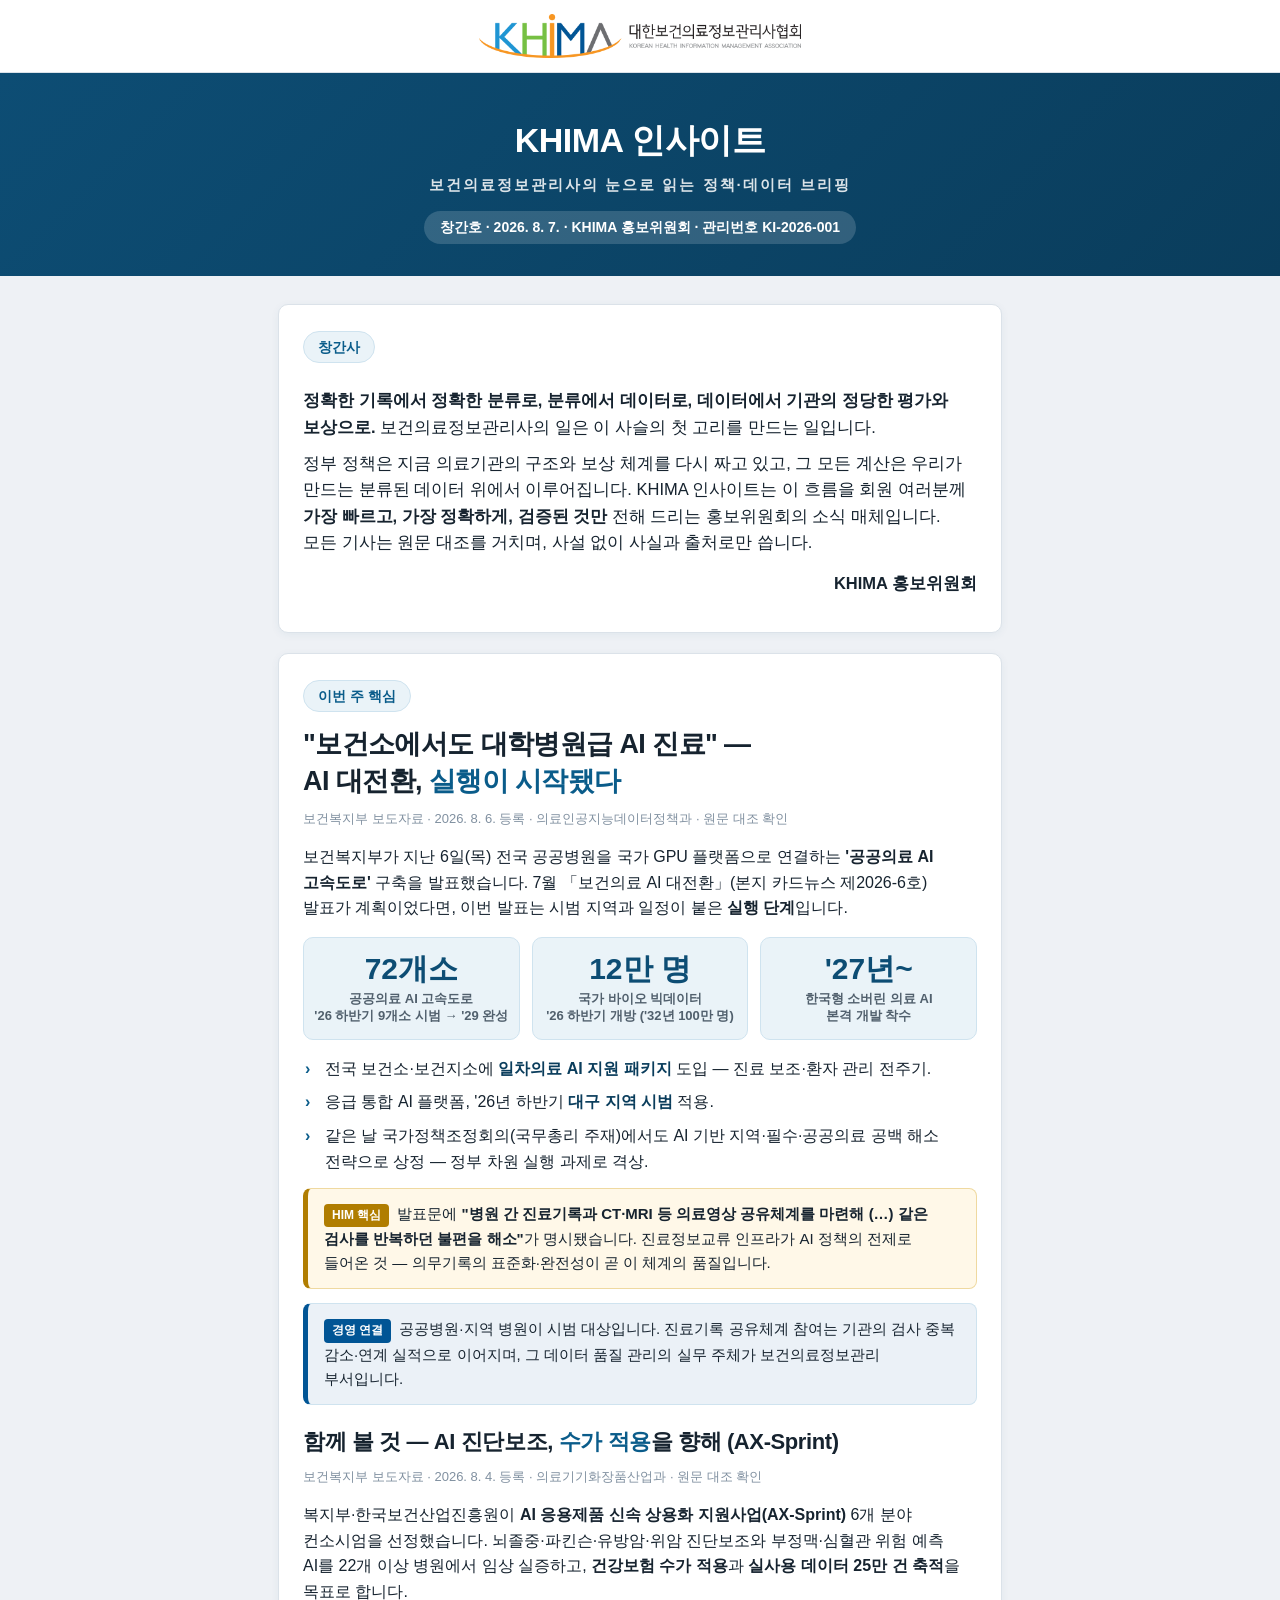
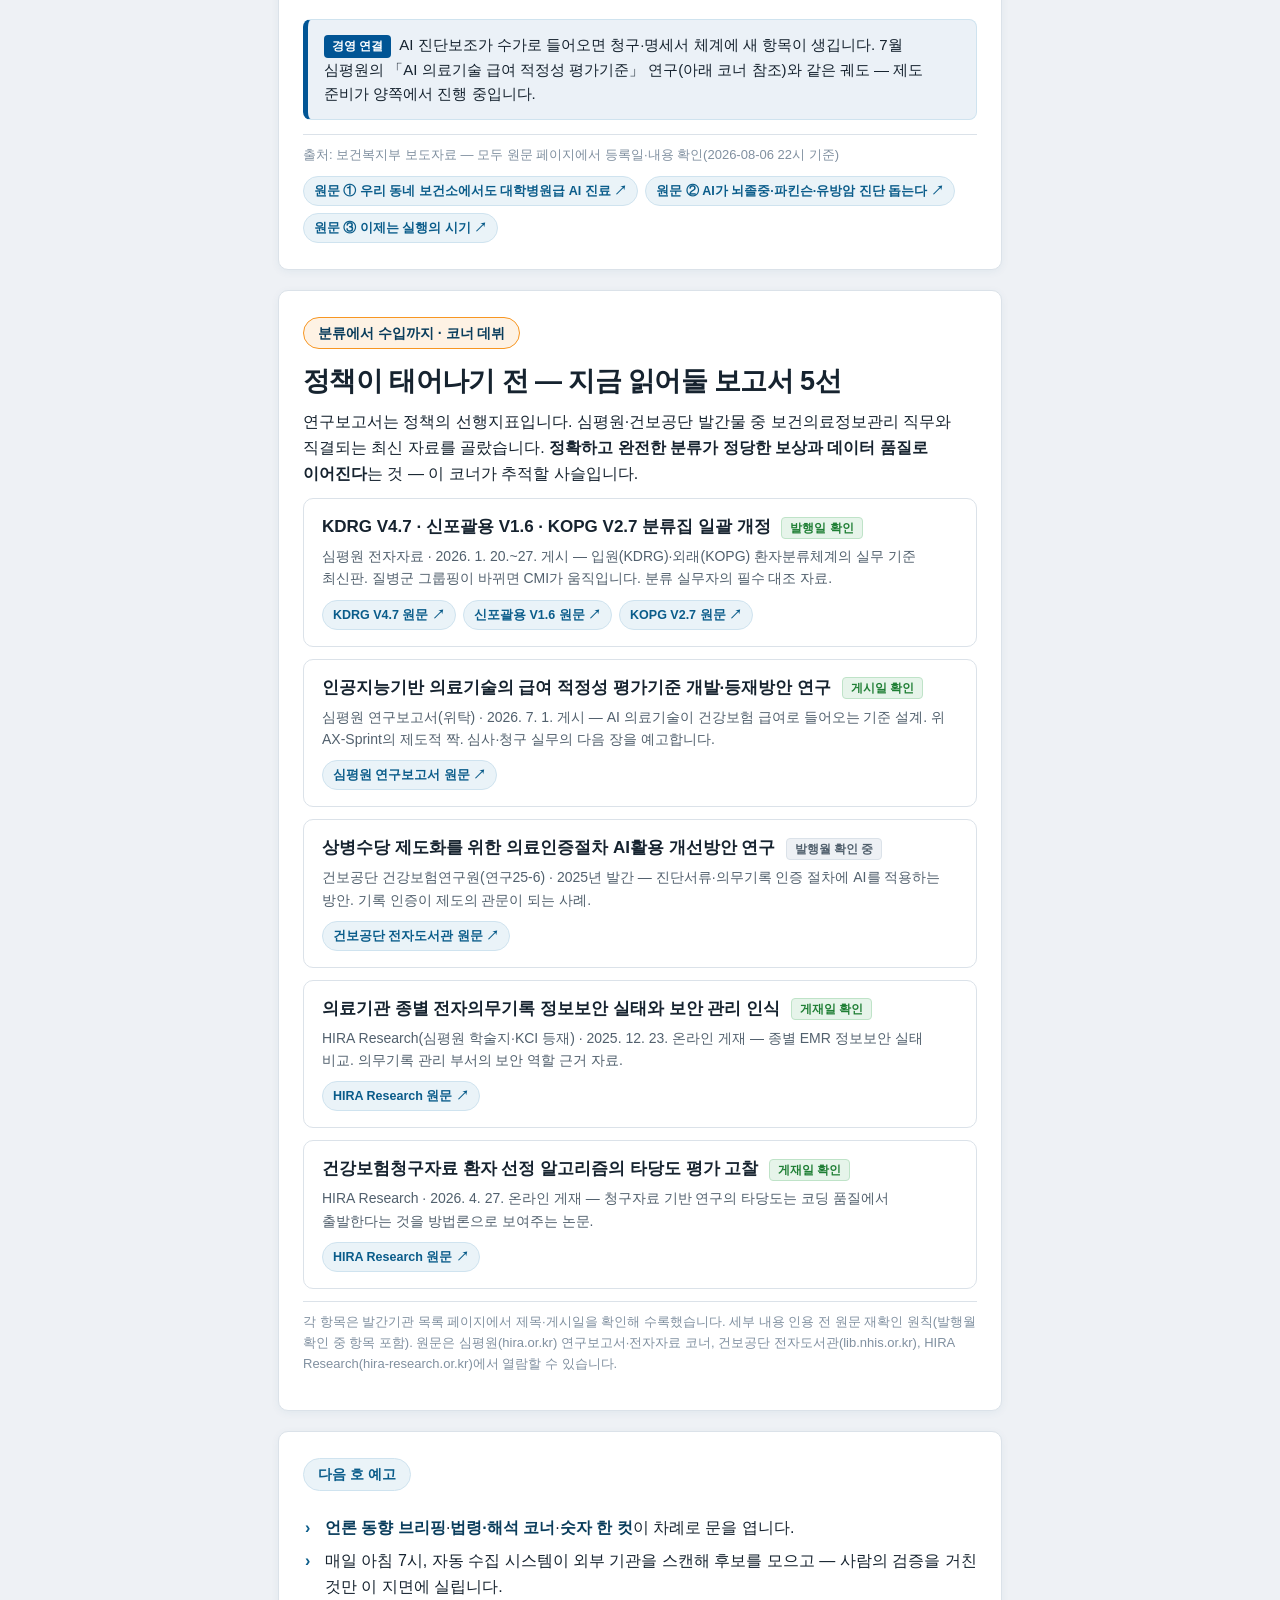
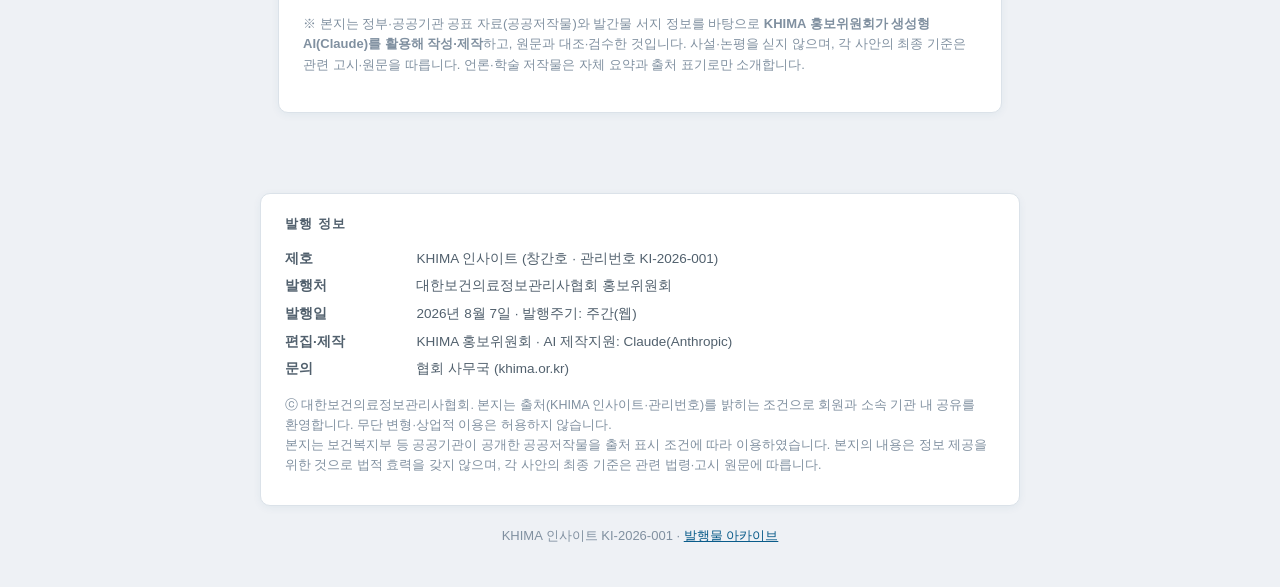
<file: 2026/insight-01/index.html>
<!DOCTYPE html>
<html lang="ko">
<head>
<meta charset="UTF-8">
<meta name="viewport" content="width=device-width, initial-scale=1.0">
<title>KHIMA 인사이트 창간호 — AI 대전환, 실행이 시작됐다</title>
<meta property="og:title" content="KHIMA 인사이트 창간호">
<meta property="og:description" content="보건의료정보관리사의 눈으로 읽는 정책·데이터 브리핑 — 공공의료 AI 고속도로, 그리고 '분류에서 수입까지' 코너 데뷔">
<meta property="og:type" content="article">
<link rel="stylesheet" href="../../tokens.css">
<style>
  *{ box-sizing:border-box; margin:0; padding:0; }
  body{ font-family:var(--font-sans); color:var(--ink); background:var(--bg);
        word-break:keep-all; overflow-wrap:break-word; line-height:1.6; }
  .masthead{ background:var(--c-header-grad); color:#fff; padding:40px 20px 32px; text-align:center; }
  .masthead .brand{ font-size:34px; font-weight:900; letter-spacing:-.5px; }
  .masthead .brand small{ font-weight:700; opacity:.85; font-size:15px; display:block; margin-top:6px; letter-spacing:2px; }
  .masthead .issue{ display:inline-block; margin-top:14px; font-size:14px; font-weight:700;
        background:rgba(255,255,255,.16); padding:5px 16px; border-radius:20px; }
  main{ max-width:760px; margin:0 auto; padding:28px 18px 60px; }
  section{ background:var(--surface); border:1px solid var(--line); border-radius:var(--radius-box);
        padding:26px 24px; margin-bottom:20px; box-shadow:0 2px 8px rgba(13,77,116,.06); }
  .corner-tag{ display:inline-block; font-size:14px; font-weight:800; color:var(--c-accent);
        background:var(--c-accent-bg); border:1px solid var(--c-accent-line);
        padding:4px 14px; border-radius:999px; margin-bottom:14px; }
  .corner-tag.suip{ color:var(--khima-navy-900); border-color:var(--logo-orange);
        background:color-mix(in srgb, var(--logo-orange) 12%, white); }
  h1{ font-size:27px; line-height:1.35; letter-spacing:-.6px; margin-bottom:6px; }
  h2{ font-size:22px; line-height:1.4; letter-spacing:-.4px; margin:22px 0 8px; }
  h2 .em{ color:var(--c-accent); }
  .meta{ font-size:13px; color:var(--faint); margin-bottom:14px; }
  p{ font-size:16px; margin:10px 0; }
  ul{ list-style:none; margin:10px 0; }
  li{ font-size:16px; margin:8px 0; padding-left:22px; position:relative; }
  li::before{ content:"›"; position:absolute; left:2px; color:var(--c-accent); font-weight:800; }
  li b{ color:var(--khima-navy-900); }
  .keybox{ background:var(--c-key-bg); border:1px solid var(--c-key-line); border-left:5px solid var(--c-key);
        border-radius:8px; padding:13px 16px; margin:14px 0; font-size:15px; }
  .keybox .tag{ display:inline-block; background:var(--c-key); color:#fff; font-size:12px; font-weight:800;
        padding:2px 8px; border-radius:4px; margin-right:8px; }
  .bizbox{ background:color-mix(in srgb, var(--logo-deepblue) 8%, white); border:1px solid var(--c-accent-line);
        border-left:5px solid var(--logo-deepblue); border-radius:8px; padding:13px 16px; margin:14px 0; font-size:15px; }
  .bizbox .tag{ display:inline-block; background:var(--logo-deepblue); color:#fff; font-size:12px; font-weight:800;
        padding:2px 8px; border-radius:4px; margin-right:8px; }
  .stat-row{ display:flex; gap:12px; margin:16px 0; flex-wrap:wrap; }
  .stat{ flex:1 1 140px; background:var(--c-accent-bg); border:1px solid var(--c-accent-line);
        border-radius:10px; padding:14px 10px; text-align:center; }
  .stat .v{ font-size:30px; font-weight:900; color:var(--khima-navy-700); line-height:1.1; }
  .stat .l{ font-size:13px; font-weight:700; color:var(--sub); margin-top:5px; line-height:1.35; }
  .src{ font-size:13px; color:var(--faint); margin-top:12px; border-top:1px solid var(--line); padding-top:10px; }
  .src a{ color:var(--c-accent); word-break:break-all; }
  .source-links{ display:flex; flex-wrap:wrap; gap:7px; margin-top:10px; }
  .source-link{ display:inline-block; color:var(--c-accent); background:var(--c-accent-bg);
        border:1px solid var(--c-accent-line); border-radius:999px; padding:4px 10px;
        font-size:12.5px; font-weight:800; text-decoration:none; }
  .source-link:hover,.source-link:focus{ text-decoration:underline; outline:2px solid transparent; }
  .item{ border:1px solid var(--line); border-radius:10px; padding:16px 18px; margin:12px 0; }
  .item .t{ font-size:17px; font-weight:800; line-height:1.4; }
  .item .d{ font-size:14px; color:var(--sub); margin-top:6px; }
  .item .flag{ display:inline-block; font-size:11.5px; font-weight:800; padding:2px 8px; border-radius:4px;
        margin-left:6px; vertical-align:middle; background:var(--bg); color:var(--sub); border:1px solid var(--line); }
  .item .flag.ok{ background:#e6f4ea; color:#1e7e34; border-color:#bfe3c8; }
  .greeting p{ font-size:16.5px; }
  .greeting .sign{ text-align:right; font-weight:700; margin-top:14px; }
  .disc{ font-size:13px; color:var(--faint); line-height:1.6; }
  footer{ text-align:center; font-size:13px; color:var(--faint); padding:0 20px 40px; }
  footer a{ color:var(--c-accent); }
</style>
</head>
<body>

<div style="background:#fff; border-bottom:1px solid var(--line); padding:14px 20px; text-align:center;">
  <img src="[data-uri]" alt="대한보건의료정보관리사협회" style="height:44px; width:auto; vertical-align:middle;">
</div>
<header class="masthead">
  <div class="brand">KHIMA 인사이트<small>보건의료정보관리사의 눈으로 읽는 정책·데이터 브리핑</small></div>
  <div class="issue">창간호 · 2026. 8. 7. · KHIMA 홍보위원회 · 관리번호 KI-2026-001</div>
</header>

<main>

<section class="greeting">
  <span class="corner-tag">창간사</span>
  <p><b>정확한 기록에서 정확한 분류로, 분류에서 데이터로, 데이터에서 기관의 정당한 평가와 보상으로.</b> 보건의료정보관리사의 일은 이 사슬의 첫 고리를 만드는 일입니다.</p>
  <p>정부 정책은 지금 의료기관의 구조와 보상 체계를 다시 짜고 있고, 그 모든 계산은 우리가 만드는 분류된 데이터 위에서 이루어집니다. KHIMA 인사이트는 이 흐름을 회원 여러분께 <b>가장 빠르고, 가장 정확하게, 검증된 것만</b> 전해 드리는 홍보위원회의 소식 매체입니다. 모든 기사는 원문 대조를 거치며, 사설 없이 사실과 출처로만 씁니다.</p>
  <p class="sign">KHIMA 홍보위원회</p>
</section>

<section data-source-required>
  <span class="corner-tag">이번 주 핵심</span>
  <h1>"보건소에서도 대학병원급 AI 진료" —<br>AI 대전환, <span style="color:var(--c-accent)">실행이 시작됐다</span></h1>
  <p class="meta">보건복지부 보도자료 · 2026. 8. 6. 등록 · 의료인공지능데이터정책과 · 원문 대조 확인</p>

  <p>보건복지부가 지난 6일(목) 전국 공공병원을 국가 GPU 플랫폼으로 연결하는 <b>'공공의료 AI 고속도로'</b> 구축을 발표했습니다. 7월 「보건의료 AI 대전환」(본지 카드뉴스 제2026-6호) 발표가 계획이었다면, 이번 발표는 시범 지역과 일정이 붙은 <b>실행 단계</b>입니다.</p>

  <div class="stat-row">
    <div class="stat"><div class="v">72개소</div><div class="l">공공의료 AI 고속도로<br>'26 하반기 9개소 시범 → '29 완성</div></div>
    <div class="stat"><div class="v">12만 명</div><div class="l">국가 바이오 빅데이터<br>'26 하반기 개방 ('32년 100만 명)</div></div>
    <div class="stat"><div class="v">'27년~</div><div class="l">한국형 소버린 의료 AI<br>본격 개발 착수</div></div>
  </div>

  <ul>
    <li>전국 보건소·보건지소에 <b>일차의료 AI 지원 패키지</b> 도입 — 진료 보조·환자 관리 전주기.</li>
    <li>응급 통합 AI 플랫폼, '26년 하반기 <b>대구 지역 시범</b> 적용.</li>
    <li>같은 날 국가정책조정회의(국무총리 주재)에서도 AI 기반 지역·필수·공공의료 공백 해소 전략으로 상정 — 정부 차원 실행 과제로 격상.</li>
  </ul>

  <div class="keybox"><span class="tag">HIM 핵심</span>발표문에 <b>"병원 간 진료기록과 CT·MRI 등 의료영상 공유체계를 마련해 (…) 같은 검사를 반복하던 불편을 해소"</b>가 명시됐습니다. 진료정보교류 인프라가 AI 정책의 전제로 들어온 것 — 의무기록의 표준화·완전성이 곧 이 체계의 품질입니다.</div>
  <div class="bizbox"><span class="tag">경영 연결</span>공공병원·지역 병원이 시범 대상입니다. 진료기록 공유체계 참여는 기관의 검사 중복 감소·연계 실적으로 이어지며, 그 데이터 품질 관리의 실무 주체가 보건의료정보관리 부서입니다.</div>

  <h2>함께 볼 것 — AI 진단보조, <span class="em">수가 적용</span>을 향해 (AX-Sprint)</h2>
  <p class="meta">보건복지부 보도자료 · 2026. 8. 4. 등록 · 의료기기화장품산업과 · 원문 대조 확인</p>
  <p>복지부·한국보건산업진흥원이 <b>AI 응용제품 신속 상용화 지원사업(AX-Sprint)</b> 6개 분야 컨소시엄을 선정했습니다. 뇌졸중·파킨슨·유방암·위암 진단보조와 부정맥·심혈관 위험 예측 AI를 22개 이상 병원에서 임상 실증하고, <b>건강보험 수가 적용</b>과 <b>실사용 데이터 25만 건 축적</b>을 목표로 합니다.</p>
  <div class="bizbox"><span class="tag">경영 연결</span>AI 진단보조가 수가로 들어오면 청구·명세서 체계에 새 항목이 생깁니다. 7월 심평원의 「AI 의료기술 급여 적정성 평가기준」 연구(아래 코너 참조)와 같은 궤도 — 제도 준비가 양쪽에서 진행 중입니다.</div>

  <div class="src">출처: 보건복지부 보도자료 — 모두 원문 페이지에서 등록일·내용 확인(2026-08-06 22시 기준)
    <div class="source-links">
      <a class="source-link" href="https://www.mohw.go.kr/board.es?mid=a10503010100&amp;bid=0027&amp;act=view&amp;list_no=1491534" target="_blank" rel="noopener noreferrer">원문 ① 우리 동네 보건소에서도 대학병원급 AI 진료 ↗</a>
      <a class="source-link" href="https://www.mohw.go.kr/board.es?mid=a10503010100&amp;bid=0027&amp;act=view&amp;list_no=1491517" target="_blank" rel="noopener noreferrer">원문 ② AI가 뇌졸중·파킨슨·유방암 진단 돕는다 ↗</a>
      <a class="source-link" href="https://www.mohw.go.kr/board.es?mid=a10503010100&amp;bid=0027&amp;act=view&amp;list_no=1491535" target="_blank" rel="noopener noreferrer">원문 ③ 이제는 실행의 시기 ↗</a>
    </div>
  </div>
</section>

<section>
  <span class="corner-tag suip">분류에서 수입까지 · 코너 데뷔</span>
  <h1>정책이 태어나기 전 — 지금 읽어둘 보고서 5선</h1>
  <p>연구보고서는 정책의 선행지표입니다. 심평원·건보공단 발간물 중 보건의료정보관리 직무와 직결되는 최신 자료를 골랐습니다. <b>정확하고 완전한 분류가 정당한 보상과 데이터 품질로 이어진다</b>는 것 — 이 코너가 추적할 사슬입니다.</p>

  <div class="item" data-source-required>
    <div class="t">KDRG V4.7 · 신포괄용 V1.6 · KOPG V2.7 분류집 일괄 개정 <span class="flag ok">발행일 확인</span></div>
    <div class="d">심평원 전자자료 · 2026. 1. 20.~27. 게시 — 입원(KDRG)·외래(KOPG) 환자분류체계의 실무 기준 최신판. 질병군 그룹핑이 바뀌면 CMI가 움직입니다. 분류 실무자의 필수 대조 자료.</div>
    <div class="source-links">
      <a class="source-link" href="https://www.hira.or.kr/ebooksc/2026/01/BZ202601272870622.pdf" target="_blank" rel="noopener noreferrer">KDRG V4.7 원문 ↗</a>
      <a class="source-link" href="https://www.hira.or.kr/ebooksc/2026/01/BZ202601272870642.pdf" target="_blank" rel="noopener noreferrer">신포괄용 V1.6 원문 ↗</a>
      <a class="source-link" href="https://www.hira.or.kr/ebooksc/2026/01/BZ202601202839800.pdf" target="_blank" rel="noopener noreferrer">KOPG V2.7 원문 ↗</a>
    </div>
  </div>
  <div class="item" data-source-required>
    <div class="t">인공지능기반 의료기술의 급여 적정성 평가기준 개발·등재방안 연구 <span class="flag ok">게시일 확인</span></div>
    <div class="d">심평원 연구보고서(위탁) · 2026. 7. 1. 게시 — AI 의료기술이 건강보험 급여로 들어오는 기준 설계. 위 AX-Sprint의 제도적 짝. 심사·청구 실무의 다음 장을 예고합니다.</div>
    <div class="source-links"><a class="source-link" href="https://www.hira.or.kr/ra/trend/study/getReportInfo.do?pgmid=HIRAA030095000000&amp;studyDataSeq=768" target="_blank" rel="noopener noreferrer">심평원 연구보고서 원문 ↗</a></div>
  </div>
  <div class="item" data-source-required>
    <div class="t">상병수당 제도화를 위한 의료인증절차 AI활용 개선방안 연구 <span class="flag">발행월 확인 중</span></div>
    <div class="d">건보공단 건강보험연구원(연구25-6) · 2025년 발간 — 진단서류·의무기록 인증 절차에 AI를 적용하는 방안. 기록 인증이 제도의 관문이 되는 사례.</div>
    <div class="source-links"><a class="source-link" href="https://lib.nhis.or.kr/search/catalog/view.do?bibctrlno=75075&amp;se=r1&amp;ty=B" target="_blank" rel="noopener noreferrer">건보공단 전자도서관 원문 ↗</a></div>
  </div>
  <div class="item" data-source-required>
    <div class="t">의료기관 종별 전자의무기록 정보보안 실태와 보안 관리 인식 <span class="flag ok">게재일 확인</span></div>
    <div class="d">HIRA Research(심평원 학술지·KCI 등재) · 2025. 12. 23. 온라인 게재 — 종별 EMR 정보보안 실태 비교. 의무기록 관리 부서의 보안 역할 근거 자료.</div>
    <div class="source-links"><a class="source-link" href="https://www.hira-research.or.kr/journal/view.html?doi=10.52937/hira.26.6.1.e1" target="_blank" rel="noopener noreferrer">HIRA Research 원문 ↗</a></div>
  </div>
  <div class="item" data-source-required>
    <div class="t">건강보험청구자료 환자 선정 알고리즘의 타당도 평가 고찰 <span class="flag ok">게재일 확인</span></div>
    <div class="d">HIRA Research · 2026. 4. 27. 온라인 게재 — 청구자료 기반 연구의 타당도는 코딩 품질에서 출발한다는 것을 방법론으로 보여주는 논문.</div>
    <div class="source-links"><a class="source-link" href="https://www.hira-research.or.kr/journal/view.html?doi=10.52937/hira.26.6.1.e4" target="_blank" rel="noopener noreferrer">HIRA Research 원문 ↗</a></div>
  </div>

  <p class="src">각 항목은 발간기관 목록 페이지에서 제목·게시일을 확인해 수록했습니다. 세부 내용 인용 전 원문 재확인 원칙(발행월 확인 중 항목 포함). 원문은 심평원(hira.or.kr) 연구보고서·전자자료 코너, 건보공단 전자도서관(lib.nhis.or.kr), HIRA Research(hira-research.or.kr)에서 열람할 수 있습니다.</p>
</section>

<section>
  <span class="corner-tag">다음 호 예고</span>
  <ul>
    <li><b>언론 동향 브리핑</b>·<b>법령·해석 코너</b>·<b>숫자 한 컷</b>이 차례로 문을 엽니다.</li>
    <li>매일 아침 7시, 자동 수집 시스템이 외부 기관을 스캔해 후보를 모으고 — 사람의 검증을 거친 것만 이 지면에 실립니다.</li>
  </ul>
  <p class="disc" style="margin-top:14px">※ 본지는 정부·공공기관 공표 자료(공공저작물)와 발간물 서지 정보를 바탕으로 <b>KHIMA 홍보위원회가 생성형 AI(Claude)를 활용해 작성·제작</b>하고, 원문과 대조·검수한 것입니다. 사설·논평을 싣지 않으며, 각 사안의 최종 기준은 관련 고시·원문을 따릅니다. 언론·학술 저작물은 자체 요약과 출처 표기로만 소개합니다.</p>
</section>

</main>

<section style="max-width:760px; margin:0 auto 20px; background:var(--surface); border:1px solid var(--line); border-radius:10px; padding:20px 24px;">
  <div style="font-size:13px; font-weight:800; color:var(--sub); letter-spacing:1px; margin-bottom:10px;">발행 정보</div>
  <table style="width:100%; border-collapse:collapse; font-size:13.5px; color:var(--sub);">
    <tr><td style="padding:3px 12px 3px 0; white-space:nowrap; font-weight:700;">제호</td><td>KHIMA 인사이트 (창간호 · 관리번호 KI-2026-001)</td></tr>
    <tr><td style="padding:3px 12px 3px 0; font-weight:700;">발행처</td><td>대한보건의료정보관리사협회 홍보위원회</td></tr>
    <tr><td style="padding:3px 12px 3px 0; font-weight:700;">발행일</td><td>2026년 8월 7일 · 발행주기: 주간(웹)</td></tr>
    <tr><td style="padding:3px 12px 3px 0; font-weight:700;">편집·제작</td><td>KHIMA 홍보위원회 · AI 제작지원: Claude(Anthropic)</td></tr>
    <tr><td style="padding:3px 12px 3px 0; font-weight:700;">문의</td><td>협회 사무국 (khima.or.kr)</td></tr>
  </table>
  <p style="font-size:12.5px; color:var(--faint); line-height:1.6; margin-top:12px;">
    ⓒ 대한보건의료정보관리사협회. 본지는 출처(KHIMA 인사이트·관리번호)를 밝히는 조건으로 회원과 소속 기관 내 공유를 환영합니다. 무단 변형·상업적 이용은 허용하지 않습니다.<br>
    본지는 보건복지부 등 공공기관이 공개한 공공저작물을 출처 표시 조건에 따라 이용하였습니다. 본지의 내용은 정보 제공을 위한 것으로 법적 효력을 갖지 않으며, 각 사안의 최종 기준은 관련 법령·고시 원문에 따릅니다.
  </p>
</section>

<footer>
  KHIMA 인사이트 KI-2026-001 · <a href="../../index.html">발행물 아카이브</a>
</footer>

</body>
</html>
</file>
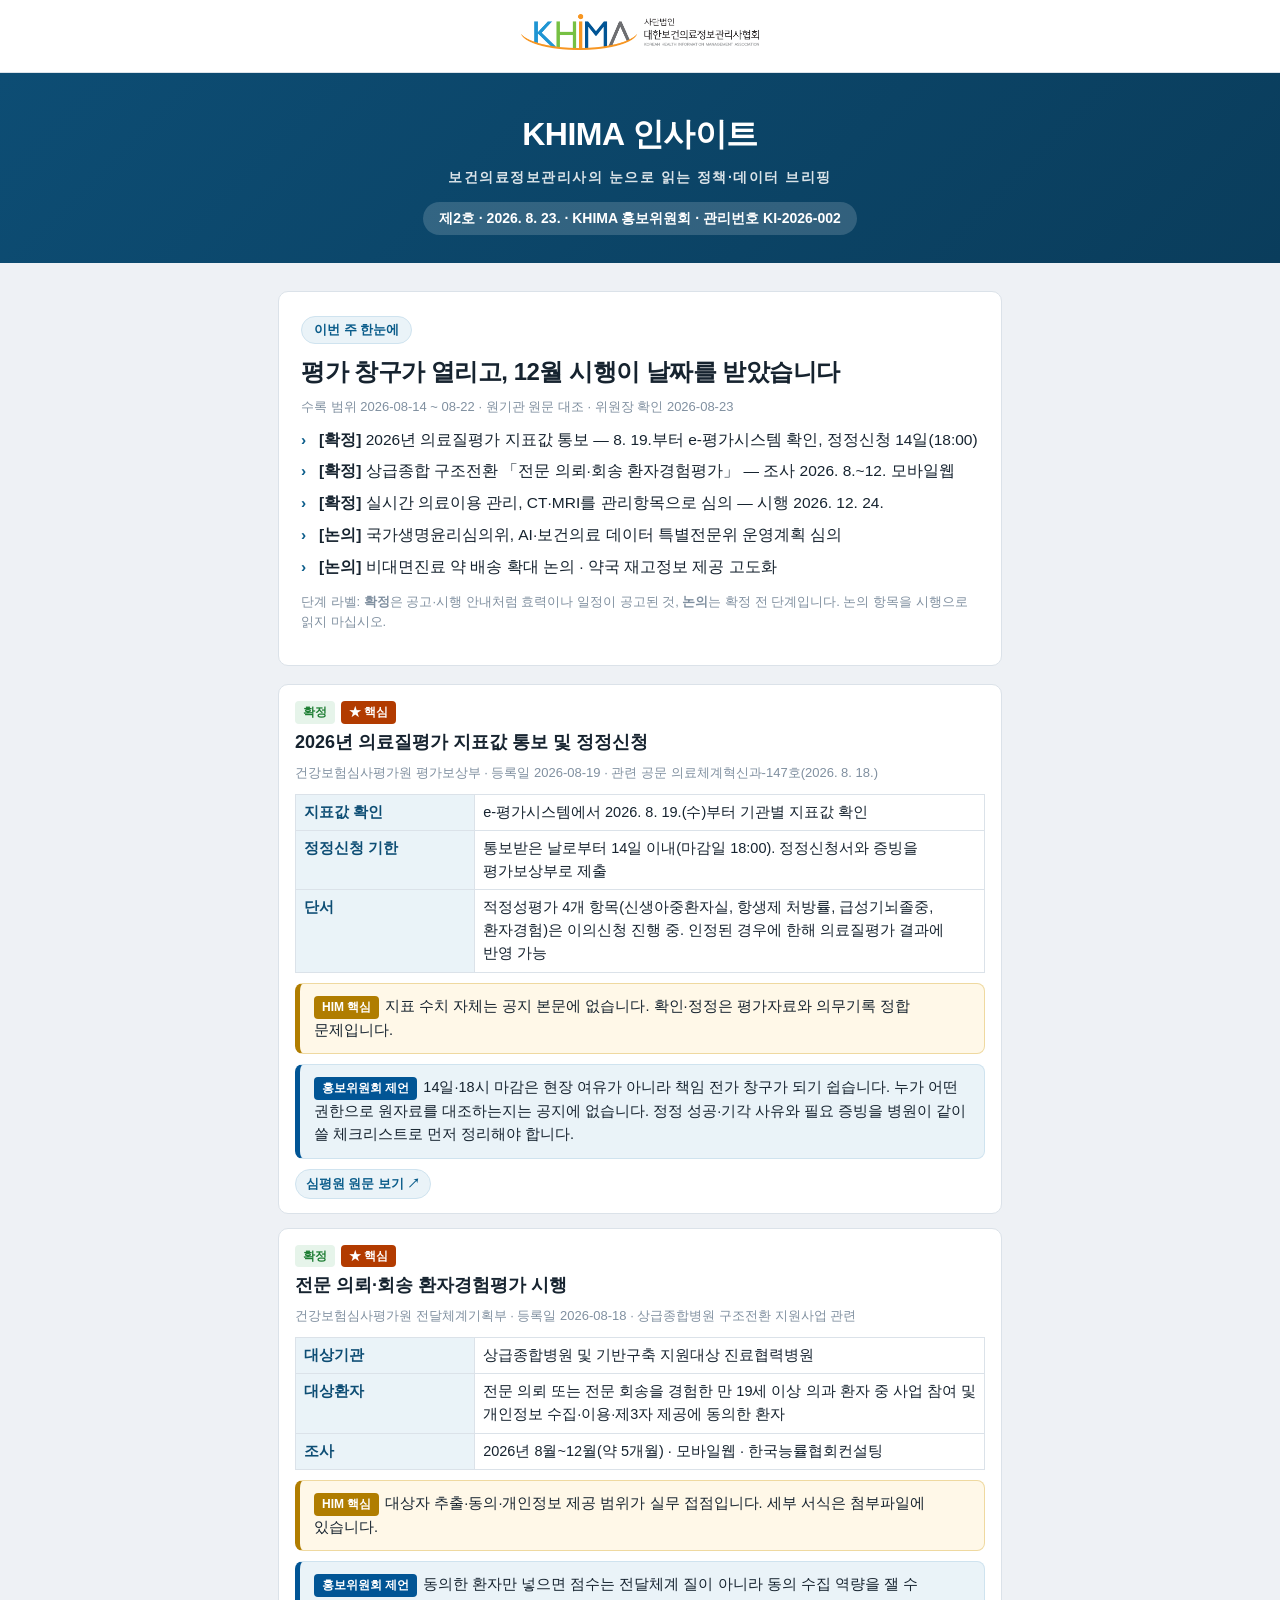
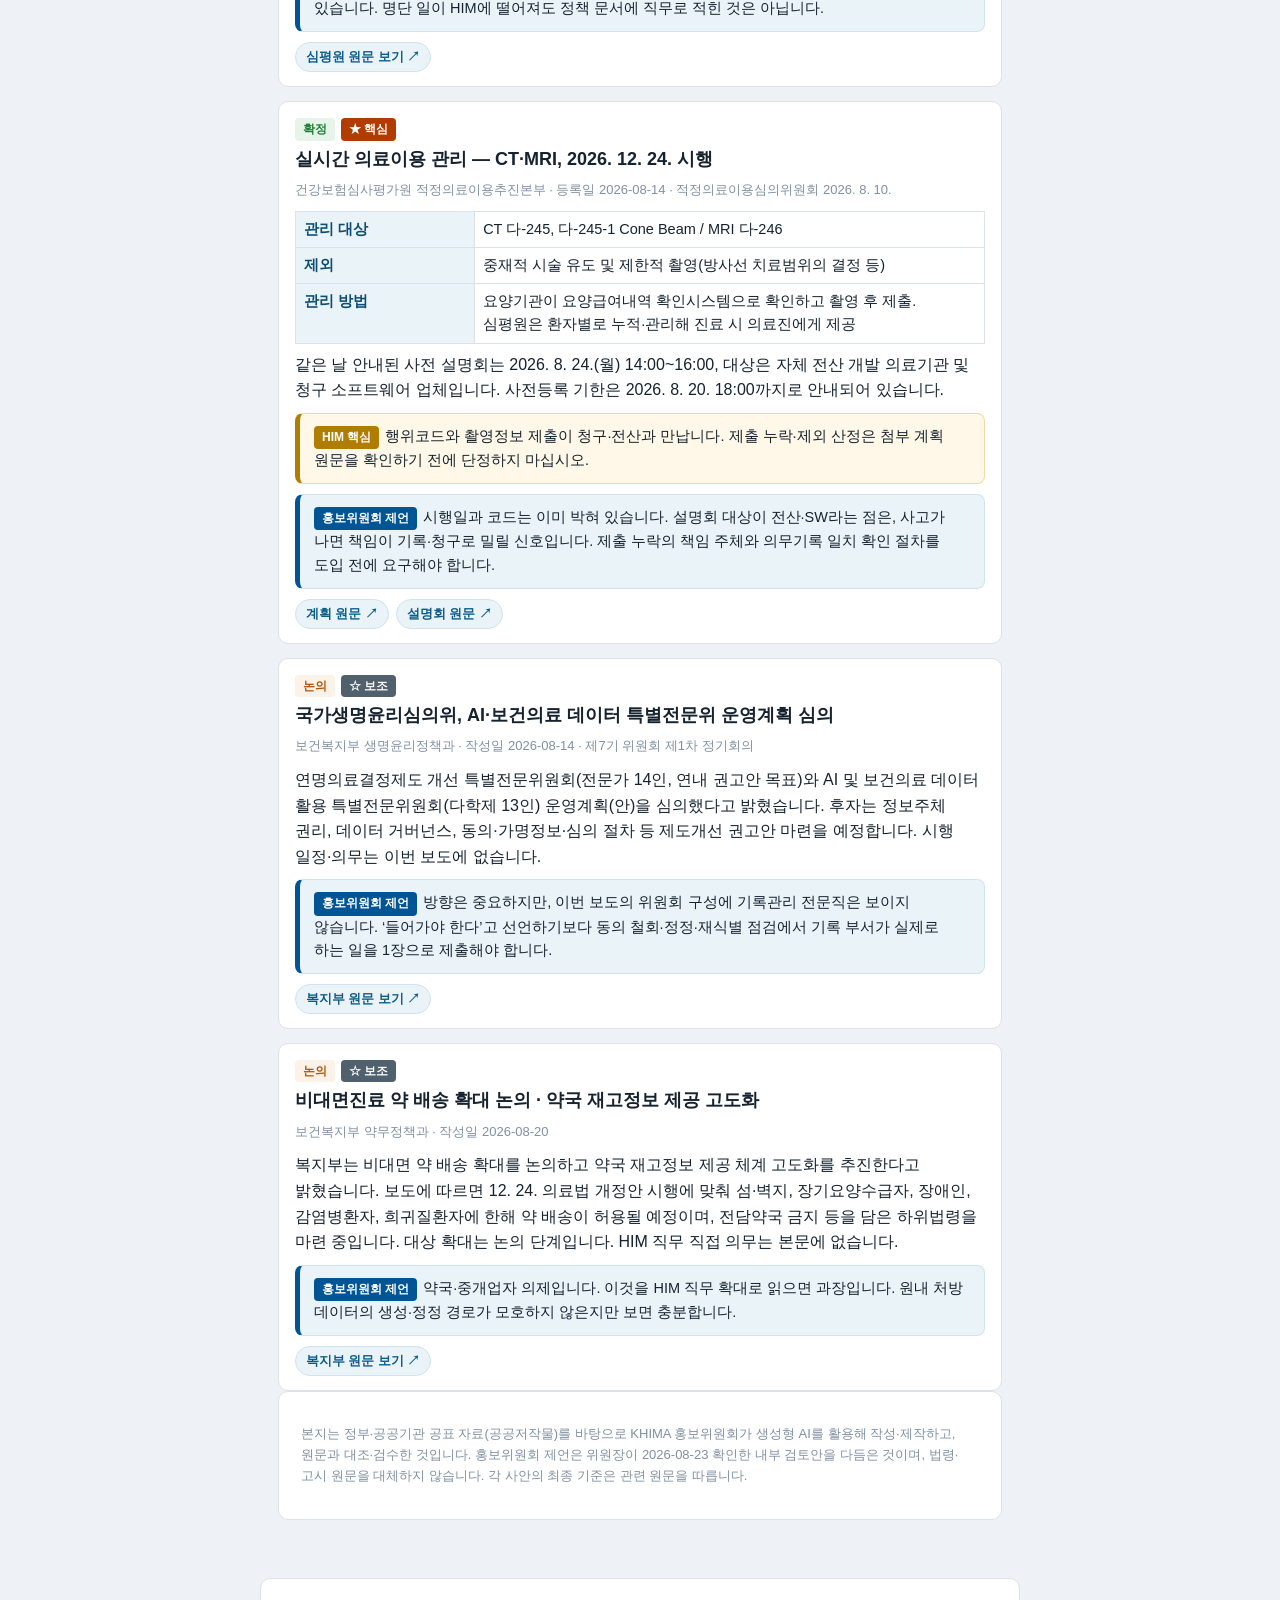
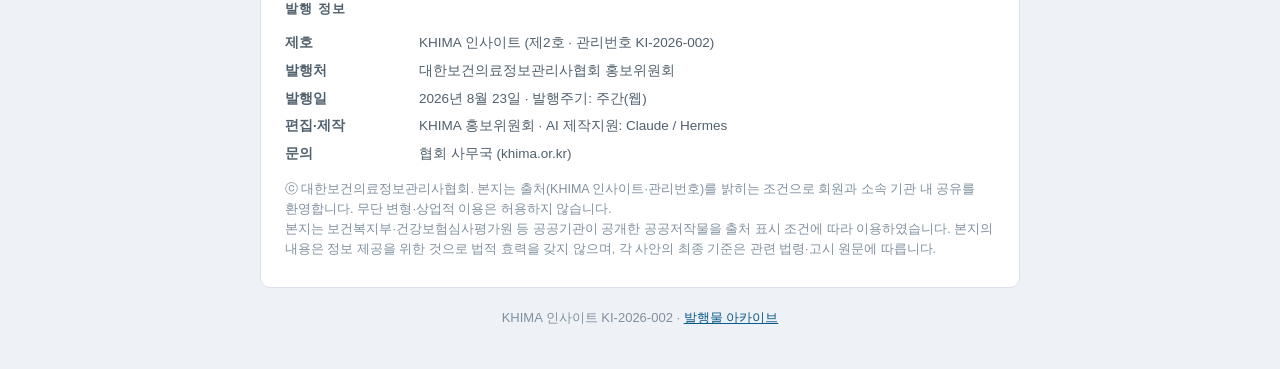
<file: 2026/insight-02/index.html>
<!DOCTYPE html>
<html lang="ko">
<head>
<meta charset="UTF-8">
<meta name="viewport" content="width=device-width, initial-scale=1.0">
<title>KHIMA 인사이트 제2호 — 평가 창구와 12월 시행</title>
<meta property="og:title" content="KHIMA 인사이트 제2호">
<meta property="og:description" content="의료질평가 지표값 통보, 전문 의뢰·회송 환자경험평가, CT·MRI 실시간 의료이용 관리">
<meta property="og:type" content="article">
<link rel="stylesheet" href="../../tokens.css">
<style>
  *{ box-sizing:border-box; margin:0; padding:0; }
  body{ font-family:var(--font-sans); color:var(--ink); background:var(--bg);
        word-break:keep-all; overflow-wrap:break-word; line-height:1.6; }
  .logo-band{ background:#fff; border-bottom:1px solid var(--line); padding:14px 20px; text-align:center; }
  .logo-band img{ height:36px; width:auto; }
  .masthead{ background:var(--c-header-grad); color:var(--ink-invert); padding:36px 20px 28px; text-align:center; }
  .masthead .brand{ font-size:32px; font-weight:900; letter-spacing:-.5px; }
  .masthead .brand small{ font-weight:700; opacity:.85; font-size:14px; display:block; margin-top:6px; letter-spacing:1.5px; }
  .masthead .issue{ display:inline-block; margin-top:14px; font-size:14px; font-weight:700;
        background:rgba(255,255,255,.16); padding:5px 16px; border-radius:20px; }
  main{ max-width:760px; margin:0 auto; padding:28px 18px 40px; }
  section{ background:var(--surface); border:1px solid var(--line); border-radius:var(--radius-box);
        padding:24px 22px; margin-bottom:18px; }
  .corner-tag{ display:inline-block; font-size:13px; font-weight:800; color:var(--c-accent);
        background:var(--c-accent-bg); border:1px solid var(--c-accent-line);
        padding:3px 12px; border-radius:999px; margin-bottom:12px; }
  h1{ font-size:24px; line-height:1.35; letter-spacing:-.5px; margin-bottom:8px; }
  h2{ font-size:18px; line-height:1.4; margin:0 0 6px; }
  .meta{ font-size:13px; color:var(--faint); margin-bottom:10px; }
  p{ font-size:16px; margin:8px 0; }
  ul.glance{ margin:8px 0 0 0; padding:0; list-style:none; }
  ul.glance li{ font-size:15.5px; margin:7px 0; padding-left:18px; position:relative; }
  ul.glance li::before{ content:"›"; position:absolute; left:0; color:var(--c-accent); font-weight:800; }
  .item{ border:1px solid var(--line); border-radius:10px; padding:16px 16px 14px; margin:14px 0 0; }
  .badges{ display:flex; gap:6px; flex-wrap:wrap; align-items:center; margin-bottom:6px; }
  .stage{ font-size:11.5px; font-weight:800; padding:2px 8px; border-radius:4px; }
  .stage.final{ color:var(--stage-final); background:var(--stage-final-bg); }
  .stage.discuss{ color:var(--stage-discuss); background:var(--stage-discuss-bg); }
  .rank{ font-size:11.5px; font-weight:700; color:#fff; background:var(--c-hot); border-radius:4px; padding:2px 8px; }
  .rank.aux{ background:var(--sub); }
  table.facts{ width:100%; border-collapse:collapse; margin:8px 0; font-size:14.5px; }
  table.facts th, table.facts td{ border:1px solid var(--line); padding:6px 8px; text-align:left; vertical-align:top; }
  table.facts th{ width:26%; background:var(--c-accent-bg); color:var(--khima-navy-700); }
  .keybox{ background:var(--c-key-bg); border:1px solid var(--c-key-line); border-left:5px solid var(--c-key);
        border-radius:8px; padding:11px 14px; margin:10px 0; font-size:14.5px; }
  .keybox .tag{ display:inline-block; background:var(--c-key); color:#fff; font-size:12px; font-weight:800;
        padding:2px 8px; border-radius:4px; margin-right:6px; }
  .bizbox{ background:var(--c-accent-bg); border:1px solid var(--c-accent-line); border-left:5px solid var(--logo-deepblue);
        border-radius:8px; padding:11px 14px; margin:10px 0; font-size:14.5px; }
  .bizbox .tag{ display:inline-block; background:var(--logo-deepblue); color:#fff; font-size:12px; font-weight:800;
        padding:2px 8px; border-radius:4px; margin-right:6px; }
  .source-links{ display:flex; flex-wrap:wrap; gap:7px; margin-top:8px; }
  .source-link{ display:inline-block; color:var(--c-accent); background:var(--c-accent-bg);
        border:1px solid var(--c-accent-line); border-radius:999px; padding:4px 10px;
        font-size:12.5px; font-weight:800; text-decoration:none; }
  .disc{ font-size:13px; color:var(--faint); line-height:1.6; }
  footer{ text-align:center; font-size:13px; color:var(--faint); padding:0 20px 40px; }
  footer a{ color:var(--c-accent); }
</style>
</head>
<body>
<div class="logo-band">
  <img src="[data-uri]" alt="대한보건의료정보관리사협회">
</div>
<header class="masthead">
  <div class="brand">KHIMA 인사이트<small>보건의료정보관리사의 눈으로 읽는 정책·데이터 브리핑</small></div>
  <div class="issue">제2호 · 2026. 8. 23. · KHIMA 홍보위원회 · 관리번호 KI-2026-002</div>
</header>
<main>
<section>
  <span class="corner-tag">이번 주 한눈에</span>
  <h1>평가 창구가 열리고, 12월 시행이 날짜를 받았습니다</h1>
  <p class="meta">수록 범위 2026-08-14 ~ 08-22 · 원기관 원문 대조 · 위원장 확인 2026-08-23</p>
  <ul class="glance">
    <li><b>[확정]</b> 2026년 의료질평가 지표값 통보 — 8. 19.부터 e-평가시스템 확인, 정정신청 14일(18:00)</li>
    <li><b>[확정]</b> 상급종합 구조전환 「전문 의뢰·회송 환자경험평가」 — 조사 2026. 8.~12. 모바일웹</li>
    <li><b>[확정]</b> 실시간 의료이용 관리, CT·MRI를 관리항목으로 심의 — 시행 2026. 12. 24.</li>
    <li><b>[논의]</b> 국가생명윤리심의위, AI·보건의료 데이터 특별전문위 운영계획 심의</li>
    <li><b>[논의]</b> 비대면진료 약 배송 확대 논의 · 약국 재고정보 제공 고도화</li>
  </ul>
  <p class="disc" style="margin-top:12px">단계 라벨: <b>확정</b>은 공고·시행 안내처럼 효력이나 일정이 공고된 것, <b>논의</b>는 확정 전 단계입니다. 논의 항목을 시행으로 읽지 마십시오.</p>
</section>

<section class="item" data-source-required>
  <div class="badges"><span class="stage final">확정</span><span class="rank">★ 핵심</span></div>
  <h2>2026년 의료질평가 지표값 통보 및 정정신청</h2>
  <p class="meta">건강보험심사평가원 평가보상부 · 등록일 2026-08-19 · 관련 공문 의료체계혁신과-147호(2026. 8. 18.)</p>
  <table class="facts">
    <tr><th>지표값 확인</th><td>e-평가시스템에서 2026. 8. 19.(수)부터 기관별 지표값 확인</td></tr>
    <tr><th>정정신청 기한</th><td>통보받은 날로부터 14일 이내(마감일 18:00). 정정신청서와 증빙을 평가보상부로 제출</td></tr>
    <tr><th>단서</th><td>적정성평가 4개 항목(신생아중환자실, 항생제 처방률, 급성기뇌졸중, 환자경험)은 이의신청 진행 중. 인정된 경우에 한해 의료질평가 결과에 반영 가능</td></tr>
  </table>
  <div class="keybox"><span class="tag">HIM 핵심</span>지표 수치 자체는 공지 본문에 없습니다. 확인·정정은 평가자료와 의무기록 정합 문제입니다.</div>
  <div class="bizbox"><span class="tag">홍보위원회 제언</span>14일·18시 마감은 현장 여유가 아니라 책임 전가 창구가 되기 쉽습니다. 누가 어떤 권한으로 원자료를 대조하는지는 공지에 없습니다. 정정 성공·기각 사유와 필요 증빙을 병원이 같이 쓸 체크리스트로 먼저 정리해야 합니다.</div>
  <div class="source-links">
    <a class="source-link" href="https://www.hira.or.kr/bbsDummy.do?pgmid=HIRAA020002000100&amp;brdScnBltNo=4&amp;brdBltNo=12213" target="_blank" rel="noopener noreferrer">심평원 원문 보기 ↗</a>
  </div>
</section>

<section class="item" data-source-required>
  <div class="badges"><span class="stage final">확정</span><span class="rank">★ 핵심</span></div>
  <h2>전문 의뢰·회송 환자경험평가 시행</h2>
  <p class="meta">건강보험심사평가원 전달체계기획부 · 등록일 2026-08-18 · 상급종합병원 구조전환 지원사업 관련</p>
  <table class="facts">
    <tr><th>대상기관</th><td>상급종합병원 및 기반구축 지원대상 진료협력병원</td></tr>
    <tr><th>대상환자</th><td>전문 의뢰 또는 전문 회송을 경험한 만 19세 이상 의과 환자 중 사업 참여 및 개인정보 수집·이용·제3자 제공에 동의한 환자</td></tr>
    <tr><th>조사</th><td>2026년 8월~12월(약 5개월) · 모바일웹 · 한국능률협회컨설팅</td></tr>
  </table>
  <div class="keybox"><span class="tag">HIM 핵심</span>대상자 추출·동의·개인정보 제공 범위가 실무 접점입니다. 세부 서식은 첨부파일에 있습니다.</div>
  <div class="bizbox"><span class="tag">홍보위원회 제언</span>동의한 환자만 넣으면 점수는 전달체계 질이 아니라 동의 수집 역량을 잴 수 있습니다. 명단 일이 HIM에 떨어져도 정책 문서에 직무로 적힌 것은 아닙니다.</div>
  <div class="source-links">
    <a class="source-link" href="https://www.hira.or.kr/bbsDummy.do?pgmid=HIRAA020002000100&amp;brdScnBltNo=4&amp;brdBltNo=12209" target="_blank" rel="noopener noreferrer">심평원 원문 보기 ↗</a>
  </div>
</section>

<section class="item" data-source-required>
  <div class="badges"><span class="stage final">확정</span><span class="rank">★ 핵심</span></div>
  <h2>실시간 의료이용 관리 — CT·MRI, 2026. 12. 24. 시행</h2>
  <p class="meta">건강보험심사평가원 적정의료이용추진본부 · 등록일 2026-08-14 · 적정의료이용심의위원회 2026. 8. 10.</p>
  <table class="facts">
    <tr><th>관리 대상</th><td>CT 다-245, 다-245-1 Cone Beam / MRI 다-246</td></tr>
    <tr><th>제외</th><td>중재적 시술 유도 및 제한적 촬영(방사선 치료범위의 결정 등)</td></tr>
    <tr><th>관리 방법</th><td>요양기관이 요양급여내역 확인시스템으로 확인하고 촬영 후 제출. 심평원은 환자별로 누적·관리해 진료 시 의료진에게 제공</td></tr>
  </table>
  <p>같은 날 안내된 사전 설명회는 2026. 8. 24.(월) 14:00~16:00, 대상은 자체 전산 개발 의료기관 및 청구 소프트웨어 업체입니다. 사전등록 기한은 2026. 8. 20. 18:00까지로 안내되어 있습니다.</p>
  <div class="keybox"><span class="tag">HIM 핵심</span>행위코드와 촬영정보 제출이 청구·전산과 만납니다. 제출 누락·제외 산정은 첨부 계획 원문을 확인하기 전에 단정하지 마십시오.</div>
  <div class="bizbox"><span class="tag">홍보위원회 제언</span>시행일과 코드는 이미 박혀 있습니다. 설명회 대상이 전산·SW라는 점은, 사고가 나면 책임이 기록·청구로 밀릴 신호입니다. 제출 누락의 책임 주체와 의무기록 일치 확인 절차를 도입 전에 요구해야 합니다.</div>
  <div class="source-links">
    <a class="source-link" href="https://www.hira.or.kr/bbsDummy.do?pgmid=HIRAA020002000100&amp;brdScnBltNo=4&amp;brdBltNo=12207" target="_blank" rel="noopener noreferrer">계획 원문 ↗</a>
    <a class="source-link" href="https://www.hira.or.kr/bbsDummy.do?pgmid=HIRAA020002000100&amp;brdScnBltNo=4&amp;brdBltNo=12208" target="_blank" rel="noopener noreferrer">설명회 원문 ↗</a>
  </div>
</section>

<section class="item" data-source-required>
  <div class="badges"><span class="stage discuss">논의</span><span class="rank aux">☆ 보조</span></div>
  <h2>국가생명윤리심의위, AI·보건의료 데이터 특별전문위 운영계획 심의</h2>
  <p class="meta">보건복지부 생명윤리정책과 · 작성일 2026-08-14 · 제7기 위원회 제1차 정기회의</p>
  <p>연명의료결정제도 개선 특별전문위원회(전문가 14인, 연내 권고안 목표)와 AI 및 보건의료 데이터 활용 특별전문위원회(다학제 13인) 운영계획(안)을 심의했다고 밝혔습니다. 후자는 정보주체 권리, 데이터 거버넌스, 동의·가명정보·심의 절차 등 제도개선 권고안 마련을 예정합니다. 시행 일정·의무는 이번 보도에 없습니다.</p>
  <div class="bizbox"><span class="tag">홍보위원회 제언</span>방향은 중요하지만, 이번 보도의 위원회 구성에 기록관리 전문직은 보이지 않습니다. ‘들어가야 한다’고 선언하기보다 동의 철회·정정·재식별 점검에서 기록 부서가 실제로 하는 일을 1장으로 제출해야 합니다.</div>
  <div class="source-links">
    <a class="source-link" href="https://www.mohw.go.kr/board.es?mid=a10503000000&amp;bid=0027&amp;act=view&amp;list_no=1491600" target="_blank" rel="noopener noreferrer">복지부 원문 보기 ↗</a>
  </div>
</section>

<section class="item" data-source-required>
  <div class="badges"><span class="stage discuss">논의</span><span class="rank aux">☆ 보조</span></div>
  <h2>비대면진료 약 배송 확대 논의 · 약국 재고정보 제공 고도화</h2>
  <p class="meta">보건복지부 약무정책과 · 작성일 2026-08-20</p>
  <p>복지부는 비대면 약 배송 확대를 논의하고 약국 재고정보 제공 체계 고도화를 추진한다고 밝혔습니다. 보도에 따르면 12. 24. 의료법 개정안 시행에 맞춰 섬·벽지, 장기요양수급자, 장애인, 감염병환자, 희귀질환자에 한해 약 배송이 허용될 예정이며, 전담약국 금지 등을 담은 하위법령을 마련 중입니다. 대상 확대는 논의 단계입니다. HIM 직무 직접 의무는 본문에 없습니다.</p>
  <div class="bizbox"><span class="tag">홍보위원회 제언</span>약국·중개업자 의제입니다. 이것을 HIM 직무 확대로 읽으면 과장입니다. 원내 처방 데이터의 생성·정정 경로가 모호하지 않은지만 보면 충분합니다.</div>
  <div class="source-links">
    <a class="source-link" href="https://www.mohw.go.kr/board.es?mid=a10503000000&amp;bid=0027&amp;act=view&amp;list_no=1491628" target="_blank" rel="noopener noreferrer">복지부 원문 보기 ↗</a>
  </div>
</section>

<section>
  <p class="disc">본지는 정부·공공기관 공표 자료(공공저작물)를 바탕으로 KHIMA 홍보위원회가 생성형 AI를 활용해 작성·제작하고, 원문과 대조·검수한 것입니다. 홍보위원회 제언은 위원장이 2026-08-23 확인한 내부 검토안을 다듬은 것이며, 법령·고시 원문을 대체하지 않습니다. 각 사안의 최종 기준은 관련 원문을 따릅니다.</p>
</section>
</main>

<section style="max-width:760px; margin:0 auto 20px; background:var(--surface); border:1px solid var(--line); border-radius:10px; padding:20px 24px;">
  <div style="font-size:13px; font-weight:800; color:var(--sub); letter-spacing:1px; margin-bottom:10px;">발행 정보</div>
  <table style="width:100%; border-collapse:collapse; font-size:13.5px; color:var(--sub);">
    <tr><td style="padding:3px 12px 3px 0; white-space:nowrap; font-weight:700;">제호</td><td>KHIMA 인사이트 (제2호 · 관리번호 KI-2026-002)</td></tr>
    <tr><td style="padding:3px 12px 3px 0; font-weight:700;">발행처</td><td>대한보건의료정보관리사협회 홍보위원회</td></tr>
    <tr><td style="padding:3px 12px 3px 0; font-weight:700;">발행일</td><td>2026년 8월 23일 · 발행주기: 주간(웹)</td></tr>
    <tr><td style="padding:3px 12px 3px 0; font-weight:700;">편집·제작</td><td>KHIMA 홍보위원회 · AI 제작지원: Claude / Hermes</td></tr>
    <tr><td style="padding:3px 12px 3px 0; font-weight:700;">문의</td><td>협회 사무국 (khima.or.kr)</td></tr>
  </table>
  <p style="font-size:12.5px; color:var(--faint); line-height:1.6; margin-top:12px;">
    ⓒ 대한보건의료정보관리사협회. 본지는 출처(KHIMA 인사이트·관리번호)를 밝히는 조건으로 회원과 소속 기관 내 공유를 환영합니다. 무단 변형·상업적 이용은 허용하지 않습니다.<br>
    본지는 보건복지부·건강보험심사평가원 등 공공기관이 공개한 공공저작물을 출처 표시 조건에 따라 이용하였습니다. 본지의 내용은 정보 제공을 위한 것으로 법적 효력을 갖지 않으며, 각 사안의 최종 기준은 관련 법령·고시 원문에 따릅니다.
  </p>
</section>
<footer>
  KHIMA 인사이트 KI-2026-002 · <a href="../../index.html">발행물 아카이브</a>
</footer>
</body>
</html>
</file>
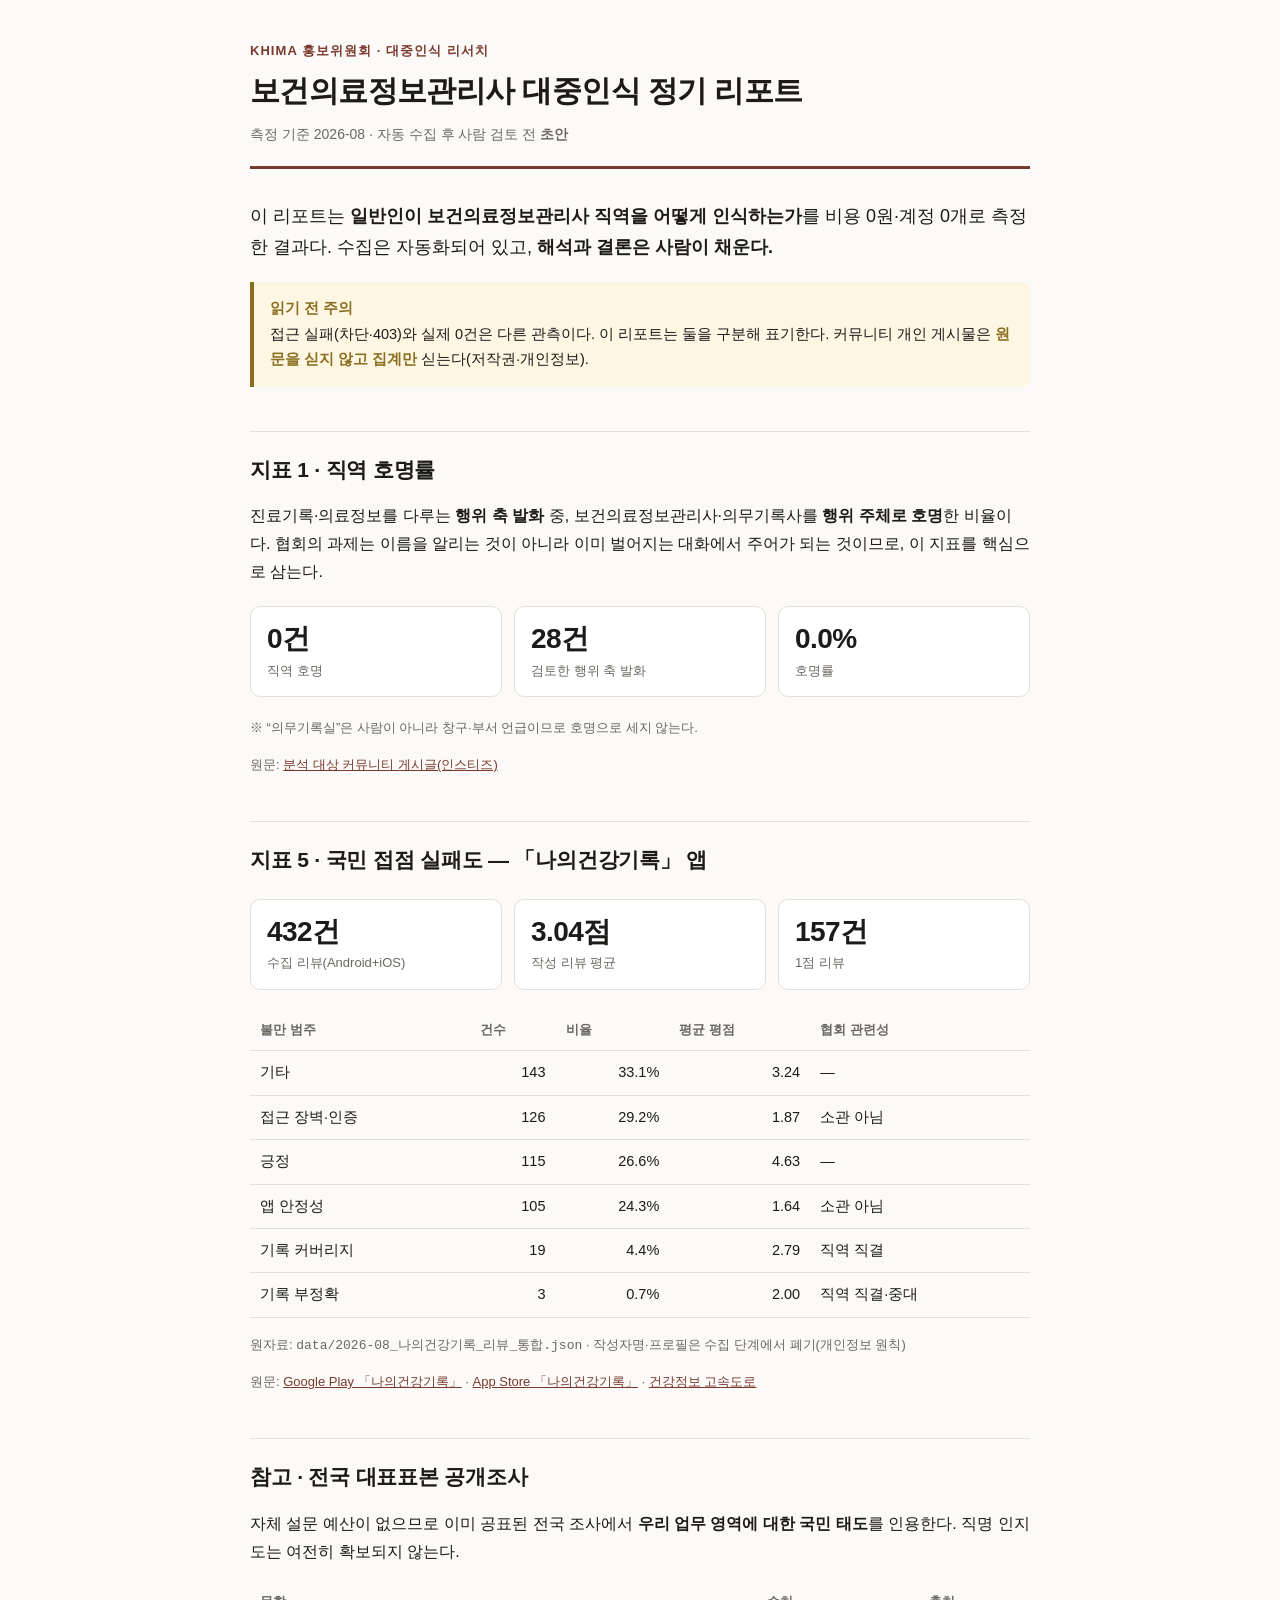
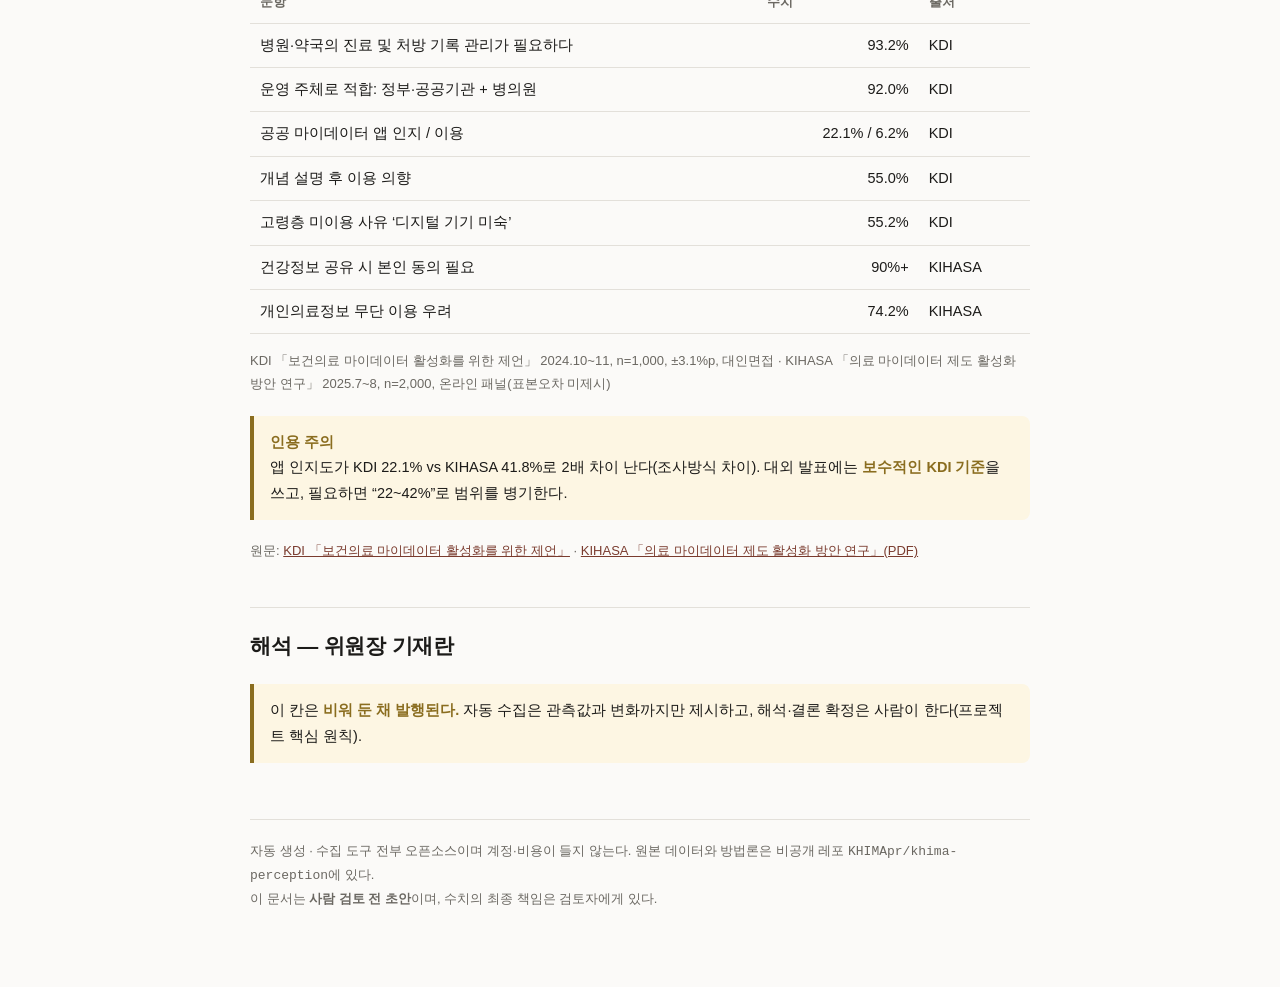
<file: 2026/perception-2026-08/index.html>
<!doctype html><html lang="ko"><head><meta charset="utf-8"><meta name="viewport" content="width=device-width,initial-scale=1"><title>KHIMA 대중인식 리포트 2026-08</title><style>
:root{--bg:#fbfaf8;--fg:#1c1b19;--mut:#6b6862;--line:#e3e0da;--card:#fff;--accent:#7a3b2e;--warn:#8a6d1f;--warnbg:#fdf6e3}
@media (prefers-color-scheme:dark){:root:not([data-theme=light]){--bg:#16150f;--fg:#eceae4;--mut:#a09c93;--line:#33302a;--card:#1e1d17;--accent:#d99b84;--warn:#d9c07a;--warnbg:#2a2415}}
:root[data-theme=dark]{--bg:#16150f;--fg:#eceae4;--mut:#a09c93;--line:#33302a;--card:#1e1d17;--accent:#d99b84;--warn:#d9c07a;--warnbg:#2a2415}
*{box-sizing:border-box}
body{margin:0;background:var(--bg);color:var(--fg);font:16px/1.75 -apple-system,"Segoe UI","Malgun Gothic","Noto Sans KR",sans-serif;-webkit-text-size-adjust:100%}
.wrap{max-width:820px;margin:0 auto;padding:40px 20px 80px}
header{border-bottom:3px solid var(--accent);padding-bottom:20px;margin-bottom:32px}
.kicker{color:var(--accent);font-weight:700;letter-spacing:.08em;font-size:13px;margin:0 0 8px}
h1{font-size:30px;line-height:1.3;margin:0 0 12px;letter-spacing:-.02em}
.meta{color:var(--mut);font-size:14px;margin:0}
h2{font-size:21px;margin:44px 0 14px;padding-top:20px;border-top:1px solid var(--line);letter-spacing:-.01em}
h3{font-size:16px;margin:26px 0 10px;color:var(--accent)}
p{margin:0 0 14px}
.lead{font-size:18px;line-height:1.7}
.grid{display:grid;grid-template-columns:repeat(auto-fit,minmax(180px,1fr));gap:12px;margin:20px 0}
.stat{background:var(--card);border:1px solid var(--line);border-radius:10px;padding:16px}
.stat .n{font-size:28px;font-weight:700;line-height:1.15;letter-spacing:-.02em}
.stat .l{color:var(--mut);font-size:13px;margin-top:6px;line-height:1.45}
.tblwrap{overflow-x:auto;margin:16px 0;-webkit-overflow-scrolling:touch}
table{border-collapse:collapse;width:100%;font-size:14.5px;min-width:420px}
th,td{border-bottom:1px solid var(--line);padding:9px 10px;text-align:left;vertical-align:top}
th{color:var(--mut);font-weight:600;font-size:13px;white-space:nowrap}
td.num{text-align:right;font-variant-numeric:tabular-nums;white-space:nowrap}
.note{background:var(--warnbg);border-left:4px solid var(--warn);border-radius:0 8px 8px 0;padding:14px 16px;margin:20px 0;font-size:14.5px}
.note b{color:var(--warn)}
.src{color:var(--mut);font-size:13px;margin-top:8px}
a{color:var(--accent)}
footer{margin-top:56px;padding-top:20px;border-top:1px solid var(--line);color:var(--mut);font-size:13px}
ul{margin:0 0 14px;padding-left:22px}li{margin-bottom:6px}
</style></head><body><div class="wrap"><header><p class="kicker">KHIMA 홍보위원회 · 대중인식 리서치</p>
<h1>보건의료정보관리사 대중인식 정기 리포트</h1>
<p class="meta">측정 기준 2026-08 · 자동 수집 후 사람 검토 전 <b>초안</b></p></header>
<p class="lead">이 리포트는 <b>일반인이 보건의료정보관리사 직역을 어떻게 인식하는가</b>를 비용 0원·계정 0개로 측정한 결과다. 수집은 자동화되어 있고, <b>해석과 결론은 사람이 채운다.</b></p>
<div class="note"><b>읽기 전 주의</b><br>접근 실패(차단·403)와 실제 0건은 다른 관측이다. 이 리포트는 둘을 구분해 표기한다. 커뮤니티 개인 게시물은 <b>원문을 싣지 않고 집계만</b> 싣는다(저작권·개인정보).</div>
<section data-source-required><h2>지표 1 · 직역 호명률</h2>
<p>진료기록·의료정보를 다루는 <b>행위 축 발화</b> 중, 보건의료정보관리사·의무기록사를 <b>행위 주체로 호명</b>한 비율이다. 협회의 과제는 이름을 알리는 것이 아니라 이미 벌어지는 대화에서 주어가 되는 것이므로, 이 지표를 핵심으로 삼는다.</p>
<div class="grid">
<div class="stat"><div class="n">0건</div><div class="l">직역 호명</div></div>
<div class="stat"><div class="n">28건</div><div class="l">검토한 행위 축 발화</div></div>
<div class="stat"><div class="n">0.0%</div><div class="l">호명률</div></div>
</div>
<p class="src">※ &ldquo;의무기록실&rdquo;은 사람이 아니라 창구·부서 언급이므로 호명으로 세지 않는다.</p>
<p class="src">원문: <a class="source-link" href="https://www.instiz.net/pt/7364686" target="_blank" rel="noopener noreferrer">분석 대상 커뮤니티 게시글(인스티즈)</a></p>
</section>
<section data-source-required><h2>지표 5 · 국민 접점 실패도 — 「나의건강기록」 앱</h2>
<div class="grid">
<div class="stat"><div class="n">432건</div><div class="l">수집 리뷰(Android+iOS)</div></div>
<div class="stat"><div class="n">3.04점</div><div class="l">작성 리뷰 평균</div></div>
<div class="stat"><div class="n">157건</div><div class="l">1점 리뷰</div></div>
</div>
<div class="tblwrap"><table><thead><tr><th>불만 범주</th><th>건수</th><th>비율</th><th>평균 평점</th><th>협회 관련성</th></tr></thead><tbody>
<tr><td>기타</td><td class='num'>143</td><td class='num'>33.1%</td><td class='num'>3.24</td><td>—</td></tr>
<tr><td>접근 장벽·인증</td><td class='num'>126</td><td class='num'>29.2%</td><td class='num'>1.87</td><td>소관 아님</td></tr>
<tr><td>긍정</td><td class='num'>115</td><td class='num'>26.6%</td><td class='num'>4.63</td><td>—</td></tr>
<tr><td>앱 안정성</td><td class='num'>105</td><td class='num'>24.3%</td><td class='num'>1.64</td><td>소관 아님</td></tr>
<tr><td>기록 커버리지</td><td class='num'>19</td><td class='num'>4.4%</td><td class='num'>2.79</td><td>직역 직결</td></tr>
<tr><td>기록 부정확</td><td class='num'>3</td><td class='num'>0.7%</td><td class='num'>2.00</td><td>직역 직결·중대</td></tr>
</tbody></table></div>
<p class="src">원자료: <code>data/2026-08_나의건강기록_리뷰_통합.json</code> · 작성자명·프로필은 수집 단계에서 폐기(개인정보 원칙)</p>
<p class="src">원문: <a class="source-link" href="https://play.google.com/store/apps/details?id=or.kr.khis.phr" target="_blank" rel="noopener noreferrer">Google Play 「나의건강기록」</a> · <a class="source-link" href="https://apps.apple.com/kr/app/id1580017428" target="_blank" rel="noopener noreferrer">App Store 「나의건강기록」</a> · <a class="source-link" href="https://www.myhealthway.go.kr/" target="_blank" rel="noopener noreferrer">건강정보 고속도로</a></p>
</section>
<section data-source-required><h2>참고 · 전국 대표표본 공개조사</h2>
<p>자체 설문 예산이 없으므로 이미 공표된 전국 조사에서 <b>우리 업무 영역에 대한 국민 태도</b>를 인용한다. 직명 인지도는 여전히 확보되지 않는다.</p>
<div class="tblwrap"><table><thead><tr><th>문항</th><th>수치</th><th>출처</th></tr></thead><tbody><tr><td>병원·약국의 진료 및 처방 기록 관리가 필요하다</td><td class='num'>93.2%</td><td>KDI</td></tr><tr><td>운영 주체로 적합: 정부·공공기관 + 병의원</td><td class='num'>92.0%</td><td>KDI</td></tr><tr><td>공공 마이데이터 앱 인지 / 이용</td><td class='num'>22.1% / 6.2%</td><td>KDI</td></tr><tr><td>개념 설명 후 이용 의향</td><td class='num'>55.0%</td><td>KDI</td></tr><tr><td>고령층 미이용 사유 &lsquo;디지털 기기 미숙&rsquo;</td><td class='num'>55.2%</td><td>KDI</td></tr><tr><td>건강정보 공유 시 본인 동의 필요</td><td class='num'>90%+</td><td>KIHASA</td></tr><tr><td>개인의료정보 무단 이용 우려</td><td class='num'>74.2%</td><td>KIHASA</td></tr></tbody></table></div>
<p class="src">KDI 「보건의료 마이데이터 활성화를 위한 제언」 2024.10~11, n=1,000, ±3.1%p, 대인면접 · KIHASA 「의료 마이데이터 제도 활성화 방안 연구」 2025.7~8, n=2,000, 온라인 패널(표본오차 미제시)</p>
<div class="note"><b>인용 주의</b><br>앱 인지도가 KDI 22.1% vs KIHASA 41.8%로 2배 차이 난다(조사방식 차이). 대외 발표에는 <b>보수적인 KDI 기준</b>을 쓰고, 필요하면 &ldquo;22~42%&rdquo;로 범위를 병기한다.</div>
<p class="src">원문: <a class="source-link" href="https://www.kdi.re.kr/research/reportView?pub_no=18781" target="_blank" rel="noopener noreferrer">KDI 「보건의료 마이데이터 활성화를 위한 제언」</a> · <a class="source-link" href="https://www.kihasa.re.kr/api/kihasa/file/download?seq=32796" target="_blank" rel="noopener noreferrer">KIHASA 「의료 마이데이터 제도 활성화 방안 연구」(PDF)</a></p>
</section>
<h2>해석 — 위원장 기재란</h2>
<div class="note">이 칸은 <b>비워 둔 채 발행된다.</b> 자동 수집은 관측값과 변화까지만 제시하고, 해석·결론 확정은 사람이 한다(프로젝트 핵심 원칙).</div>
<footer>
자동 생성 · 수집 도구 전부 오픈소스이며 계정·비용이 들지 않는다. 원본 데이터와 방법론은 비공개 레포 <code>KHIMApr/khima-perception</code>에 있다.<br>이 문서는 <b>사람 검토 전 초안</b>이며, 수치의 최종 책임은 검토자에게 있다.
</footer></div></body></html>
</file>
<file: tokens.css>
/* ============================================================
   KHIMA 홍보위 디자인 토큰 v2  —  단일 원천(master)

   이 파일이 원본이다. `khima-pr-site/tokens.css` 는 이 파일의 사본이며
   `디자인시스템/sync.sh` 로만 갱신한다. 사본을 직접 고치지 말 것.

   규칙
     1. 산출물(카드·이슈페이퍼·뉴스레터·영상·사이트)의 CSS에 **원시 hex 금지.**
        색·글자·간격은 반드시 var(--…) 로 참조한다.
     2. 컴포넌트는 **의미 토큰(§5)** 만 참조한다. 원색(§1~2)을 직접 쓰지 않는다.
     3. 새 색이 필요하면 여기 토큰을 먼저 추가하고 나서 쓴다.
     4. 토큰을 지우거나 이름을 바꾸면 산출물이 조용히 깨진다
        (undefined var → 속성 무효화). `sync.sh --check` 가 이를 잡는다.

   v2 변경 (2026-08-07)
     · §1 로고 원색 신설 — 로고 PNG에서 실측 추출.
       `--logo-orange` / `--logo-deepblue` 는 사이트가 이미 참조하고 있었으나
       **정의가 없어 창간호의 「경영 연결」 라벨이 안 보이던 버그**를 유발했다.
     · §4 상태색 신설(배포/확인필요/DRAFT) — 사이트·카드가 원시 hex로 쓰던 것.
     · §5 의미 토큰 확장 — ★핵심 강조(--c-hot), 영상용 고대비 계열.
     · 폰트 서열을 Noto Sans KR 우선으로 확정(기기 간 동일 렌더).
   ============================================================ */

:root{

  /* ---- §1 로고 원색 (브랜드 원천 — 로고 PNG 실측) ------------------ */
  --logo-deepblue:#015595;    /* 심볼 주색 — 딥블루 */
  --logo-orange:#f79622;      /* 심볼 액센트 — 오렌지 */
  --logo-green:#76c043;       /* 심볼 그린 */
  --logo-skyblue:#1f95d3;     /* 심볼 스카이블루 */

  /* ---- §2 브랜드 색 (문서·카드 계열) ------------------------------ */
  --khima-navy-900:#0a3d5c;   /* 최심 네이비 — 헤더 그라데이션 끝 */
  --khima-navy-700:#0d4d74;   /* 주 네이비 — 헤더·강조 배경 */
  --khima-blue-600:#0a5c8a;   /* 액센트 블루 — 강조 텍스트·포인트 */
  --khima-blue-100:#eaf3f8;   /* 연블루 — 하이라이트 배경 */
  --khima-blue-line:#cfe3ef;  /* 연블루 테두리 */
  --khima-gold-600:#b07d00;   /* 골드 — HIM 핵심(주의·핵심) 계열 */
  --khima-gold-100:#fff8e8;   /* 골드 연배경 */
  --khima-gold-line:#efd9a0;  /* 골드 테두리 */
  --khima-hot-600:#b23b00;    /* 레드오렌지 — ★핵심 강조(뉴스레터 배지) */
  --khima-hot-100:#fdeee7;    /* 레드오렌지 연배경 */
  --khima-hot-line:#f0dca0;   /* 레드오렌지 테두리 */
  --khima-orange-500:#ff8a3d; /* 밝은 오렌지 — 영상 자막·프로그레스(고대비용) */

  /* ---- §3 중립 색 ------------------------------------------------- */
  --ink:#16232f;              /* 본문 잉크 */
  --sub:#51606d;              /* 보조 텍스트 */
  --faint:#8090a0;            /* 각주·면책 */
  --line:#dbe2e9;             /* 구분선 */
  --bg:#eef1f5;               /* 페이지 배경 */
  --surface:#ffffff;          /* 카드 표면 */
  --ink-invert:#ffffff;       /* 어두운 배경 위 글자 */

  /* ---- §4 상태 색 (파이프라인 상태 표시) -------------------------- */
  --st-done:#1e7e34;          /* 배포 완료 */
  --st-done-bg:#e6f4ea;
  --st-done-line:#bfe3c8;
  --st-todo:var(--khima-gold-600);      /* 확인 필요 */
  --st-todo-bg:var(--khima-gold-100);
  --st-draft:#c0392b;         /* DRAFT 배지 — 게시 전 산출물에만 */
  --st-draft-fg:#ffffff;

  /* ---- §4b 정책 단계 라벨 (투 트랙 방향, 2026-08 시범 — 상임이사회 의결 전) ----
     모든 발행 항목 제목 앞에 [논의]/[예고]/[확정] 중 하나를 표기한다.
     근거: 문서/방향_투트랙_단계라벨.md · 문서/홍보위원회_산출물/04(운영기준안) */
  --stage-discuss:#b25309;              /* [논의] — 회의·검토·토론회 등 확정 전 */
  --stage-discuss-bg:#fdf2e7;
  --stage-notice:var(--khima-blue-600); /* [예고] — 입법예고·행정예고 등 의견 수렴 */
  --stage-notice-bg:var(--khima-blue-100);
  --stage-final:var(--st-done);         /* [확정] — 고시·공고·규칙 공포·시행 */
  --stage-final-bg:var(--st-done-bg);

  /* ---- §5 의미 토큰 (컴포넌트는 이것만 참조) ---------------------- */
  --c-header-grad:linear-gradient(135deg,var(--khima-navy-700),var(--khima-navy-900));
  --c-accent:var(--khima-blue-600);
  --c-accent-bg:var(--khima-blue-100);
  --c-accent-line:var(--khima-blue-line);
  --c-key:var(--khima-gold-600);        /* HIM 핵심 — 골드 콜아웃 */
  --c-key-bg:var(--khima-gold-100);
  --c-key-line:var(--khima-gold-line);
  --c-hot:var(--khima-hot-600);         /* ★핵심 — 레드오렌지 배지 */
  --c-hot-bg:var(--khima-hot-100);
  --c-hot-line:var(--khima-hot-line);
  --c-biz:var(--logo-deepblue);         /* 경영 연결 콜아웃 */
  --c-corner:var(--logo-orange);        /* 코너 태그 */

  /* ---- §6 타이포그래피 -------------------------------------------- */
  /* Noto Sans KR 우선 — 윈도우/리눅스 어디서 렌더해도 같은 결과가 나오게.
     맑은 고딕을 앞에 두면 기기마다 자간·글자폭이 달라져 줄바꿈까지 바뀐다. */
  --font-sans:"Noto Sans KR","Noto Sans CJK KR","Malgun Gothic","맑은 고딕",sans-serif;
  /* 카드 기준면 840×1050px, 최종 렌더 @2x = 1680×2100 */
  --fs-display:110px;  /* 히어로 숫자(95% 등) */
  --fs-stat:56px;      /* 보조 스탯 숫자 */
  --fs-cover:52px;     /* 표지 훅 제목 */
  --fs-h2:34px;        /* 본문 카드 제목 */
  --fs-body:21px;      /* 본문 */
  --fs-chip:19px;      /* 칩·라벨 */
  --fs-caption:14px;   /* 푸터·출처 */
  --fs-disc:13px;      /* 면책 */
  --lh-tight:1.22;
  --lh-body:1.52;
  /* 한국어 조판: 어절 중간 줄바꿈 방지 — 카드·자막에 필수 */
  --wordbreak:keep-all;

  /* ---- §7 간격 (4px 기반) ----------------------------------------- */
  --sp-1:4px; --sp-2:8px; --sp-3:12px; --sp-4:16px;
  --sp-5:20px; --sp-6:24px; --sp-8:32px; --sp-10:40px; --sp-12:48px;

  /* ---- §8 형태 ----------------------------------------------------- */
  --radius-card:14px;
  --radius-box:10px;
  --radius-chip:8px;
  --shadow-card:0 4px 20px rgba(13,77,116,.14);

  /* ---- §9 산출물 규격 ---------------------------------------------- */
  --card-w:840px;      /* 카드뉴스 기준면 (렌더 @2x → 1680×2100) */
  --card-h:1050px;
  --card-pad-x:44px;
  --page-w:210mm;      /* 이슈페이퍼 A4 */
  --page-h:297mm;
  --page-pad:15mm;
  --read-w:760px;      /* 뉴스레터·웹 본문 최대폭 */
  --motion-w:1080px;   /* 영상 9:16 */
  --motion-h:1920px;
}

/* ---- 큰글씨판: 루트에 .theme-big — 전 산출물이 큰글씨로 전환 ---- */
.theme-big{
  --fs-display:120px;
  --fs-stat:62px;
  --fs-cover:58px;
  --fs-h2:38px;
  --fs-body:24px;
  --fs-chip:21px;
  --fs-caption:16px;
  --fs-disc:15px;
}

/* ---- 영상판: 루트에 .theme-motion — 9:16 MP4용 고대비 ----
   작은 화면에서 빠르게 스쳐 지나가므로 대비를 올리고 글자를 키운다. */
.theme-motion{
  --bg:#061528;
  --surface:#08233e;
  --ink:#ffffff;
  --sub:#cfe6ff;
  --faint:#8fb6da;
  --line:#0d3a63;
  --c-accent:#5fb0ef;
  --c-hot:var(--khima-orange-500);
  --fs-display:150px;
  --fs-cover:88px;
  --fs-h2:56px;
  --fs-body:36px;
  --fs-caption:24px;
}

/* ---- 읽기 기본값: 산출물이 공통으로 깔고 시작하는 최소 규칙 ---- */
.khima-base{
  font-family:var(--font-sans);
  color:var(--ink);
  background:var(--bg);
  line-height:var(--lh-body);
  word-break:var(--wordbreak);
}
</file>
